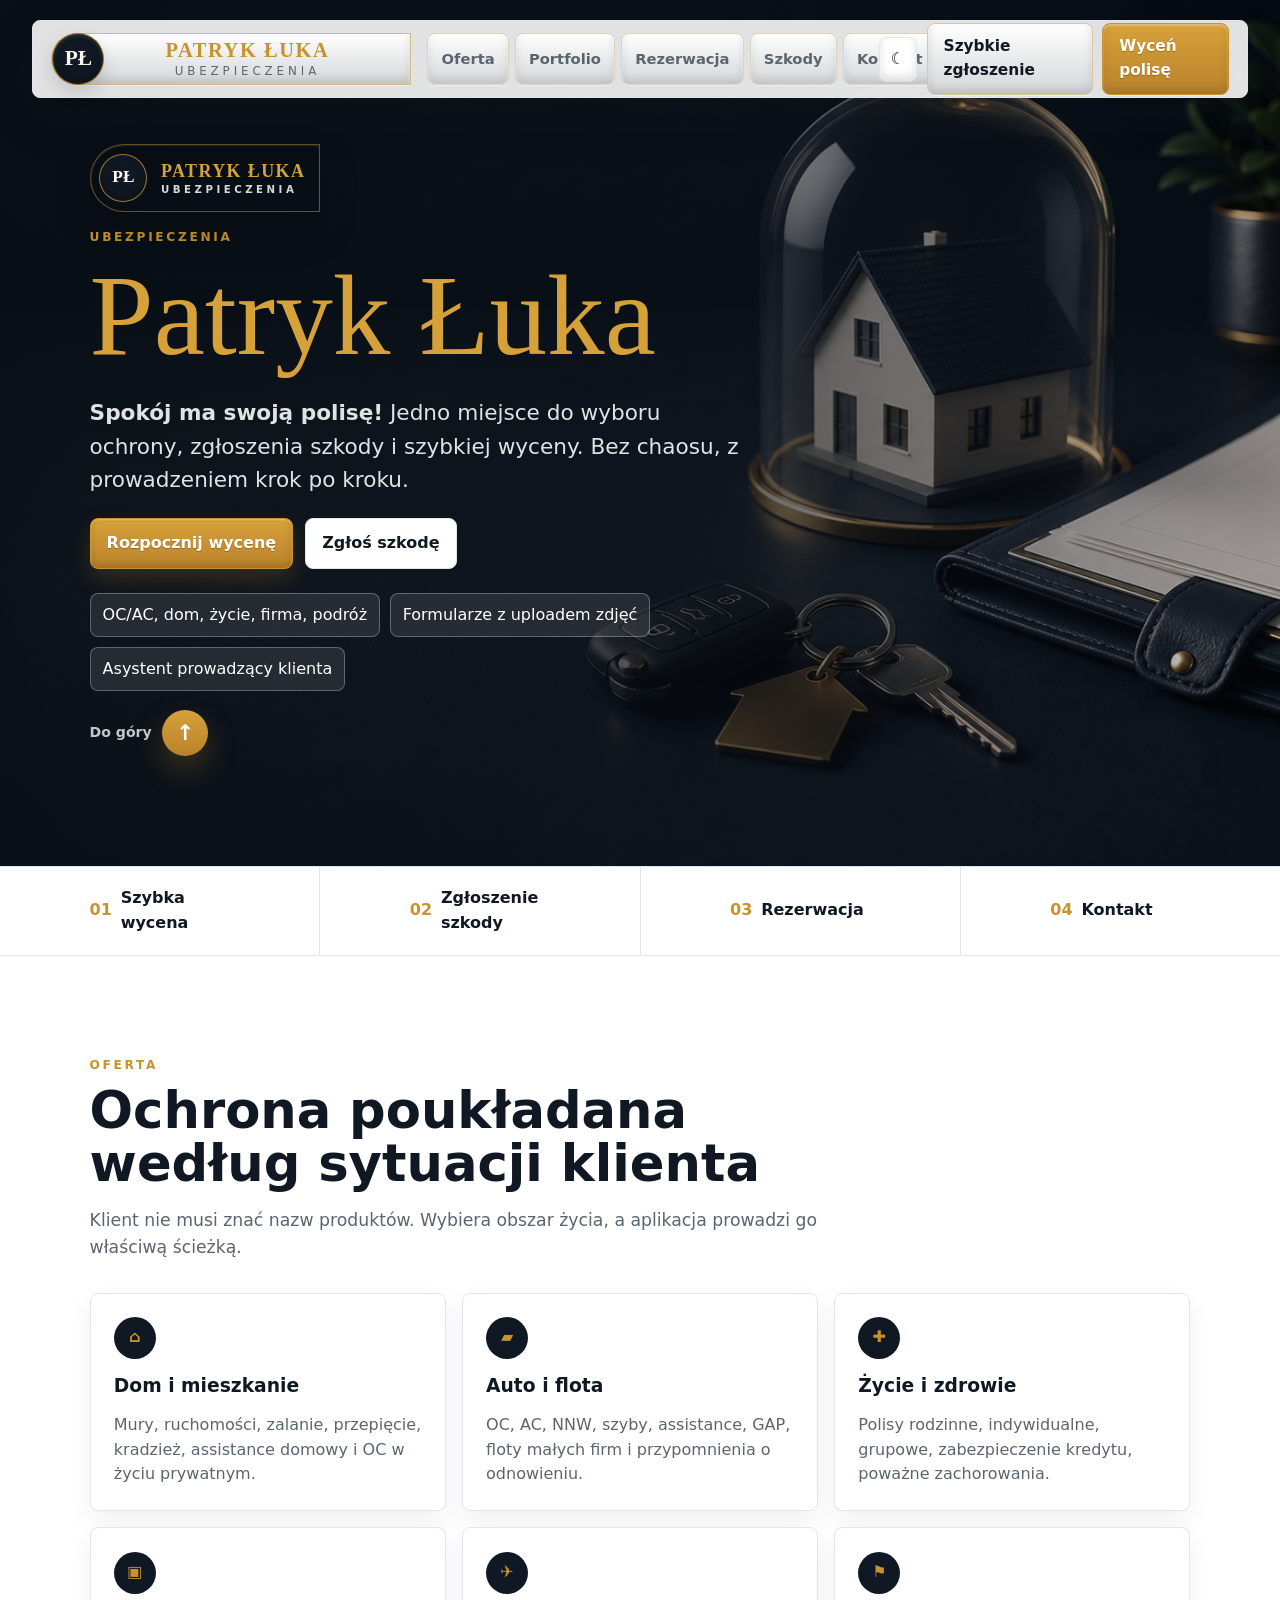
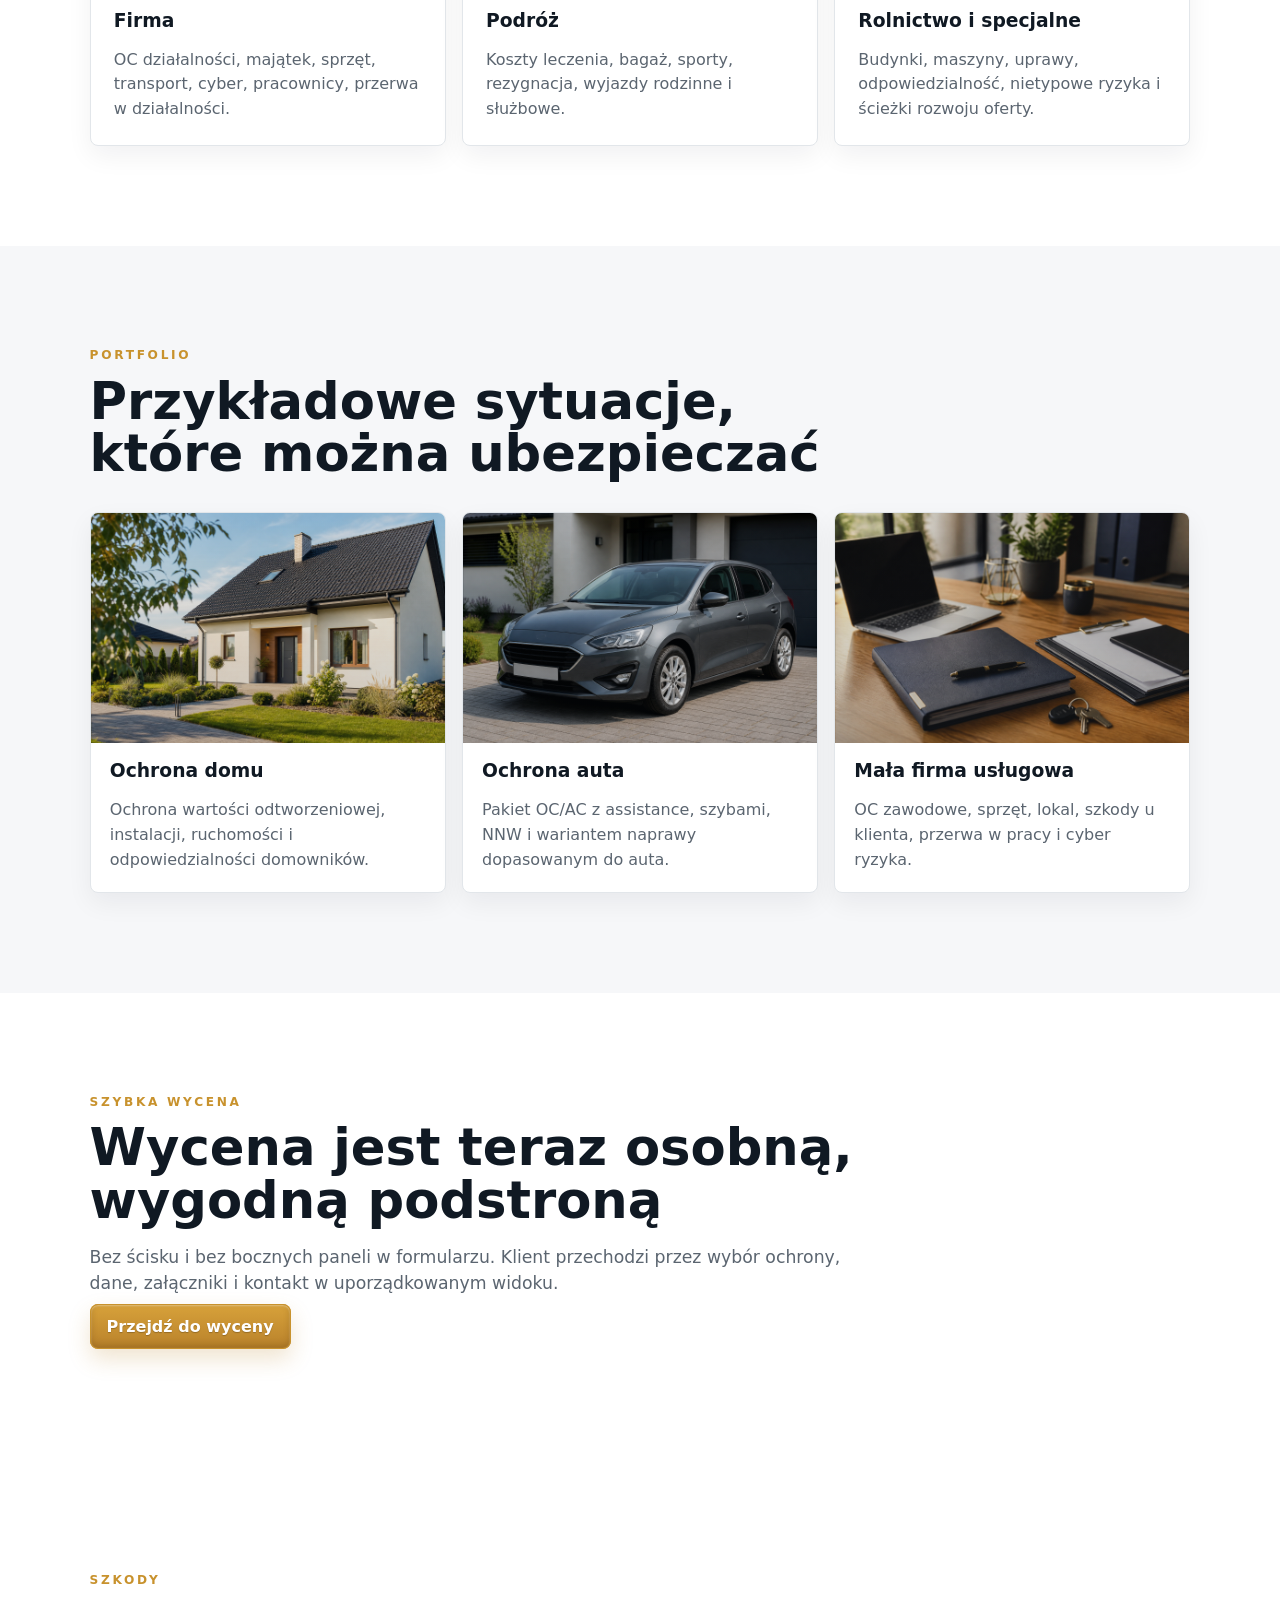
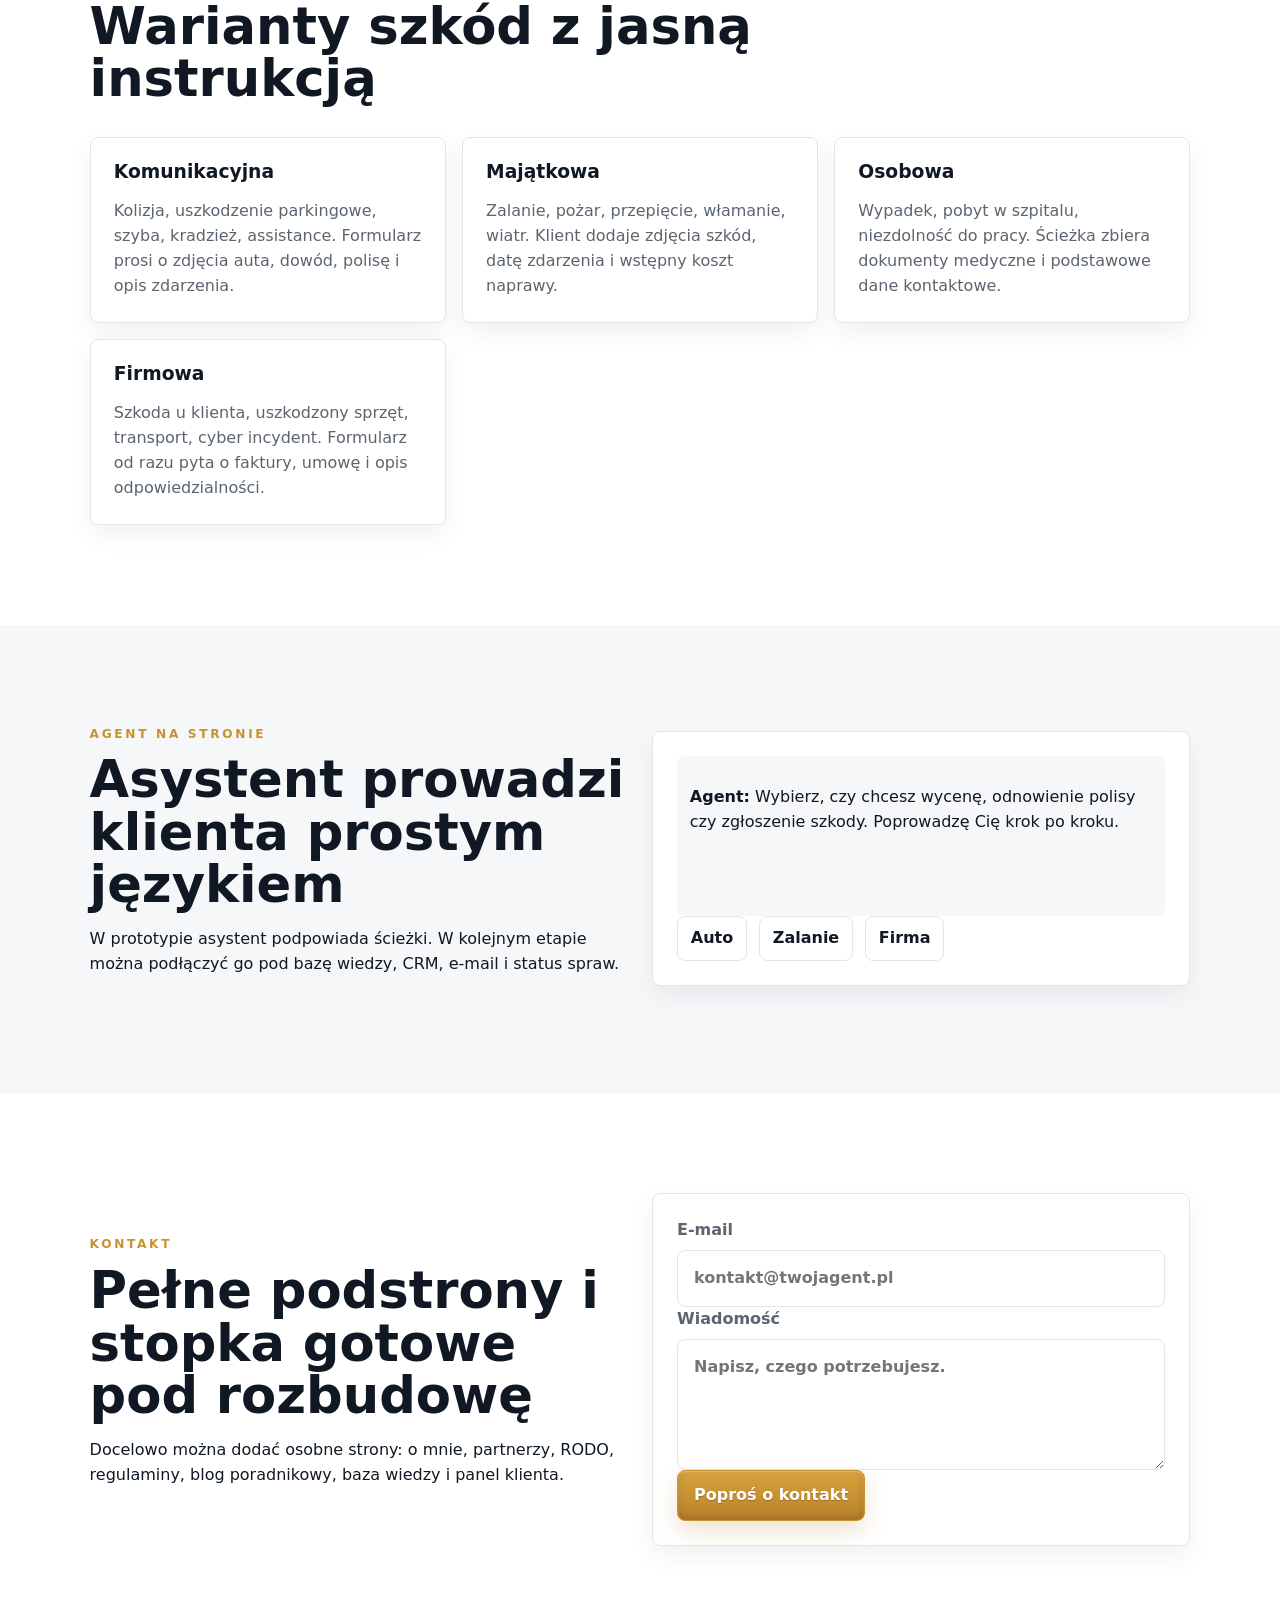
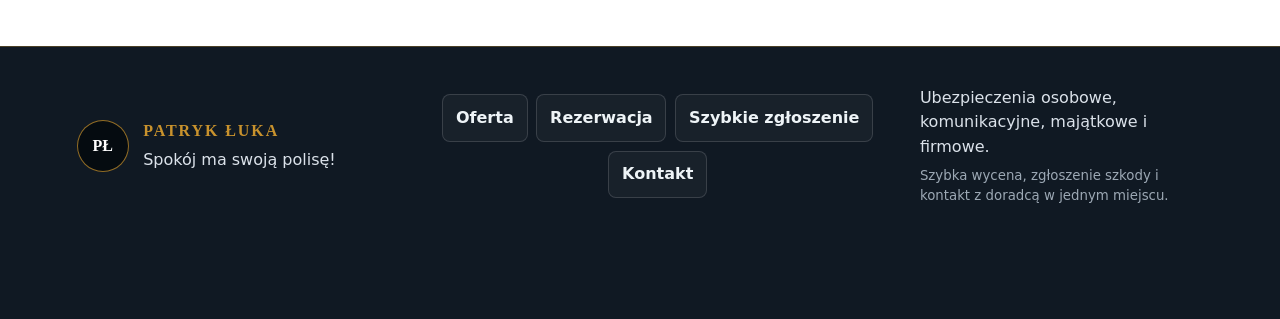
<file: index.html>
<!doctype html>
<html lang="pl">
  <head>
    <meta charset="utf-8">
    <meta name="viewport" content="width=device-width, initial-scale=1">
    <meta name="theme-color" content="#101923">
    <title>Patryk Łuka - Ubezpieczenia</title>
    <meta name="description" content="Mobilna strona-aplikacja doradcy ubezpieczeniowego z szybką wyceną, formularzem szkody i asystentem.">
    <link rel="preload" href="assets/hero-patryk-luka.png" as="image">
    <link rel="stylesheet" href="styles.css">
  </head>
  <body>
    <a class="skip-link" href="#main">Przejdź do treści</a>

    <header class="topbar" aria-label="Główna nawigacja">
      <a class="brand" href="#start" aria-label="Strona główna Patryk Łuka Ubezpieczenia">
        <span class="brand-mark" aria-hidden="true">PŁ</span>
        <span>
          <strong>PATRYK ŁUKA</strong>
          <small>UBEZPIECZENIA</small>
        </span>
      </a>
      <nav class="desktop-nav" aria-label="Menu główne">
        <a href="oferta.html">Oferta</a>
        <a href="portfolio.html">Portfolio</a>
        <a href="rezerwacja.html">Rezerwacja</a>
        <a href="szkody.html">Szkody</a>
        <a href="kontakt.html">Kontakt</a>
      </nav>
      <div class="top-actions">
        <button class="icon-btn" type="button" data-theme-toggle aria-label="Przełącz tryb dzień noc" title="Tryb dzień/noc">☾</button>
        <a class="secondary-btn small framed-action" href="zgloszenie.html">Szybkie zgłoszenie</a>
        <a class="primary-btn small" href="wycena.html">Wyceń polisę</a>
      </div>
    </header>

    <main id="main">
      <section id="start" class="hero">
        <img class="hero-image" src="assets/hero-patryk-luka.png" alt="Neutralna kompozycja dokumentów, kluczy i ochrony ubezpieczeniowej">
        <div class="hero-overlay" aria-hidden="true"></div>
        <div class="hero-content">
          <div class="hero-brand-lockup" aria-label="Patryk Łuka Ubezpieczenia">
            <span class="hero-brand-mark" aria-hidden="true">PŁ</span>
            <span>
              <strong>PATRYK ŁUKA</strong>
              <small>UBEZPIECZENIA</small>
            </span>
          </div>
          <p class="eyebrow">Ubezpieczenia</p>
          <h1>Patryk Łuka</h1>
          <p class="lead"><strong>Spokój ma swoją polisę!</strong> Jedno miejsce do wyboru ochrony, zgłoszenia szkody i szybkiej wyceny. Bez chaosu, z prowadzeniem krok po kroku.</p>
          <div class="hero-actions">
            <a class="primary-btn" href="wycena.html">Rozpocznij wycenę</a>
            <a class="secondary-btn" href="#szkody">Zgłoś szkodę</a>
          </div>
          <ul class="trust-list" aria-label="Najważniejsze zalety">
            <li>OC/AC, dom, życie, firma, podróż</li>
            <li>Formularze z uploadem zdjęć</li>
            <li>Asystent prowadzący klienta</li>
          </ul>
          <a class="hero-scroll" href="#start" data-scroll-top aria-label="Przewiń do góry strony">
            <span>Do góry</span>
            <b aria-hidden="true">↑</b>
          </a>
        </div>
      </section>

      <section id="quick-actions" class="app-strip" aria-label="Najważniejsze ścieżki klienta">
        <a href="wycena.html"><span>01</span> Szybka wycena</a>
        <a href="zgloszenie.html"><span>02</span> Zgłoszenie szkody</a>
        <a href="rezerwacja.html"><span>03</span> Rezerwacja</a>
        <a href="kontakt.html"><span>04</span> Kontakt</a>
      </section>

      <section id="oferta" class="section">
        <div class="section-head">
          <p class="eyebrow">Oferta</p>
          <h2>Ochrona poukładana według sytuacji klienta</h2>
          <p>Klient nie musi znać nazw produktów. Wybiera obszar życia, a aplikacja prowadzi go właściwą ścieżką.</p>
        </div>
        <div class="offer-grid">
          <article class="offer-card">
            <span class="card-icon" aria-hidden="true">⌂</span>
            <h3>Dom i mieszkanie</h3>
            <p>Mury, ruchomości, zalanie, przepięcie, kradzież, assistance domowy i OC w życiu prywatnym.</p>
          </article>
          <article class="offer-card">
            <span class="card-icon" aria-hidden="true">▰</span>
            <h3>Auto i flota</h3>
            <p>OC, AC, NNW, szyby, assistance, GAP, floty małych firm i przypomnienia o odnowieniu.</p>
          </article>
          <article class="offer-card">
            <span class="card-icon" aria-hidden="true">✚</span>
            <h3>Życie i zdrowie</h3>
            <p>Polisy rodzinne, indywidualne, grupowe, zabezpieczenie kredytu, poważne zachorowania.</p>
          </article>
          <article class="offer-card">
            <span class="card-icon" aria-hidden="true">▣</span>
            <h3>Firma</h3>
            <p>OC działalności, majątek, sprzęt, transport, cyber, pracownicy, przerwa w działalności.</p>
          </article>
          <article class="offer-card">
            <span class="card-icon" aria-hidden="true">✈</span>
            <h3>Podróż</h3>
            <p>Koszty leczenia, bagaż, sporty, rezygnacja, wyjazdy rodzinne i służbowe.</p>
          </article>
          <article class="offer-card">
            <span class="card-icon" aria-hidden="true">⚑</span>
            <h3>Rolnictwo i specjalne</h3>
            <p>Budynki, maszyny, uprawy, odpowiedzialność, nietypowe ryzyka i ścieżki rozwoju oferty.</p>
          </article>
        </div>
      </section>

      <section id="portfolio" class="section muted">
        <div class="section-head">
          <p class="eyebrow">Portfolio</p>
          <h2>Przykładowe sytuacje, które można ubezpieczać</h2>
        </div>
        <div class="portfolio-grid">
          <article><div class="photo photo-home" role="img" aria-label="Neutralna wizualizacja ochrony domu"></div><h3>Ochrona domu</h3><p>Ochrona wartości odtworzeniowej, instalacji, ruchomości i odpowiedzialności domowników.</p></article>
          <article><div class="photo photo-car" role="img" aria-label="Neutralna wizualizacja ochrony auta"></div><h3>Ochrona auta</h3><p>Pakiet OC/AC z assistance, szybami, NNW i wariantem naprawy dopasowanym do auta.</p></article>
          <article><div class="photo photo-business"></div><h3>Mała firma usługowa</h3><p>OC zawodowe, sprzęt, lokal, szkody u klienta, przerwa w pracy i cyber ryzyka.</p></article>
        </div>
      </section>

      <section id="wycena" class="section quote-teaser">
        <div class="section-head">
          <p class="eyebrow">Szybka wycena</p>
          <h2>Wycena jest teraz osobną, wygodną podstroną</h2>
          <p>Bez ścisku i bez bocznych paneli w formularzu. Klient przechodzi przez wybór ochrony, dane, załączniki i kontakt w uporządkowanym widoku.</p>
          <a class="primary-btn" href="wycena.html">Przejdź do wyceny</a>
        </div>
      </section>

      <section id="szkody" class="section">
        <div class="section-head">
          <p class="eyebrow">Szkody</p>
          <h2>Warianty szkód z jasną instrukcją</h2>
        </div>
        <div class="damage-grid">
          <article><h3>Komunikacyjna</h3><p>Kolizja, uszkodzenie parkingowe, szyba, kradzież, assistance. Formularz prosi o zdjęcia auta, dowód, polisę i opis zdarzenia.</p></article>
          <article><h3>Majątkowa</h3><p>Zalanie, pożar, przepięcie, włamanie, wiatr. Klient dodaje zdjęcia szkód, datę zdarzenia i wstępny koszt naprawy.</p></article>
          <article><h3>Osobowa</h3><p>Wypadek, pobyt w szpitalu, niezdolność do pracy. Ścieżka zbiera dokumenty medyczne i podstawowe dane kontaktowe.</p></article>
          <article><h3>Firmowa</h3><p>Szkoda u klienta, uszkodzony sprzęt, transport, cyber incydent. Formularz od razu pyta o faktury, umowę i opis odpowiedzialności.</p></article>
        </div>
      </section>

      <section id="agent" class="section muted">
        <div class="agent-panel">
          <div>
            <p class="eyebrow">Agent na stronie</p>
            <h2>Asystent prowadzi klienta prostym językiem</h2>
            <p>W prototypie asystent podpowiada ścieżki. W kolejnym etapie można podłączyć go pod bazę wiedzy, CRM, e-mail i status spraw.</p>
          </div>
          <div class="chat-box" aria-label="Asystent ubezpieczeniowy">
            <div class="chat-log" data-chat-log>
              <p><strong>Agent:</strong> Wybierz, czy chcesz wycenę, odnowienie polisy czy zgłoszenie szkody. Poprowadzę Cię krok po kroku.</p>
            </div>
            <div class="quick-prompts">
              <button type="button" data-chat="Chcę ubezpieczyć auto">Auto</button>
              <button type="button" data-chat="Mam zalanie w mieszkaniu">Zalanie</button>
              <button type="button" data-chat="Potrzebuję polisy dla firmy">Firma</button>
            </div>
          </div>
        </div>
      </section>

      <section id="kontakt" class="section contact-section">
        <div>
          <p class="eyebrow">Kontakt</p>
          <h2>Pełne podstrony i stopka gotowe pod rozbudowę</h2>
          <p>Docelowo można dodać osobne strony: o mnie, partnerzy, RODO, regulaminy, blog poradnikowy, baza wiedzy i panel klienta.</p>
        </div>
        <form class="contact-card">
          <label>E-mail <input type="email" placeholder="kontakt@twojagent.pl"></label>
          <label>Wiadomość <textarea rows="4" placeholder="Napisz, czego potrzebujesz."></textarea></label>
          <button class="primary-btn" type="button">Poproś o kontakt</button>
        </form>
      </section>
    </main>

    <nav class="bottom-nav" aria-label="Menu mobilne">
      <a href="index.html">Start</a>
      <a href="oferta.html">Oferta</a>
      <a href="rezerwacja.html">Rezerwacja</a>
      <a href="kontakt.html">Kontakt</a>
    </nav>

    <footer class="footer">
      <div class="footer-brand">
        <span class="footer-mark" aria-hidden="true">PŁ</span>
        <div>
          <strong>PATRYK ŁUKA</strong>
          <p>Spokój ma swoją polisę!</p>
        </div>
      </div>
      <nav class="footer-links" aria-label="Linki w stopce">
        <a href="oferta.html">Oferta</a>
        <a href="rezerwacja.html">Rezerwacja</a>
        <a href="zgloszenie.html">Szybkie zgłoszenie</a>
        <a href="kontakt.html">Kontakt</a>
      </nav>
      <div class="footer-note">
        <span>Ubezpieczenia osobowe, komunikacyjne, majątkowe i firmowe.</span>
        <small>Szybka wycena, zgłoszenie szkody i kontakt z doradcą w jednym miejscu.</small>
      </div>
    </footer>

    <script src="app.js"></script>
  </body>
</html>
</file>
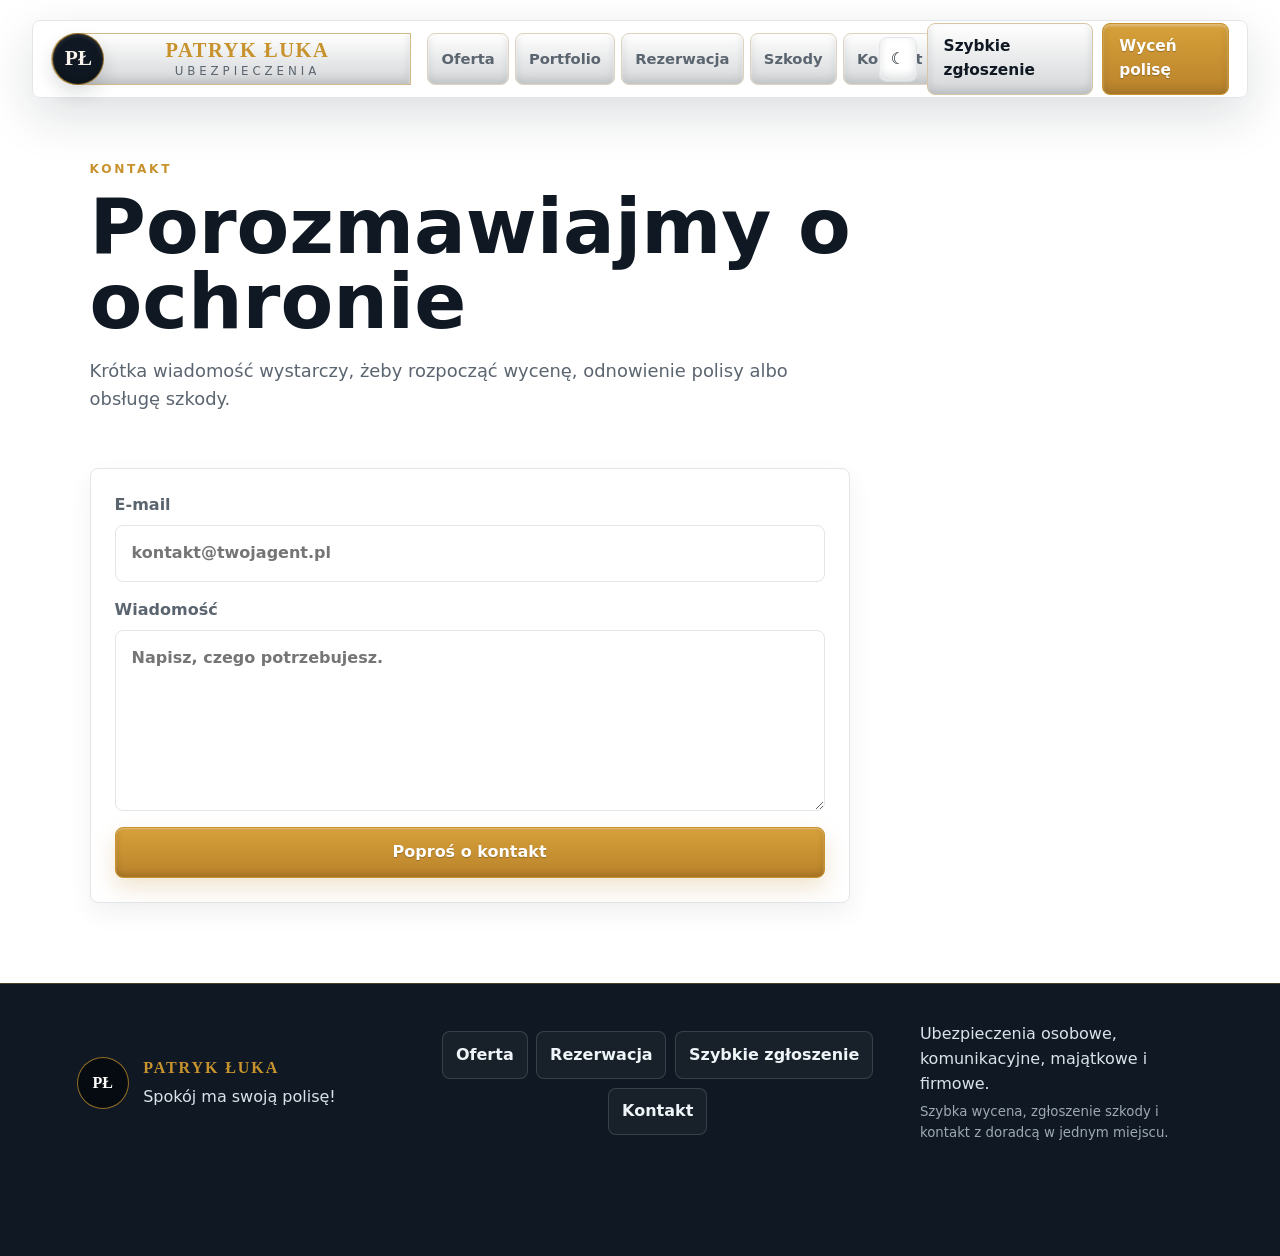
<file: kontakt.html>
<!doctype html>
<html lang="pl">
  <head><meta charset="utf-8"><meta name="viewport" content="width=device-width, initial-scale=1"><title>Kontakt - Patryk Łuka</title><link rel="stylesheet" href="styles.css"></head>
  <body class="subpage">
    <header class="topbar" aria-label="Główna nawigacja">
      <a class="brand" href="index.html"><span class="brand-mark" aria-hidden="true">PŁ</span><span><strong>PATRYK ŁUKA</strong><small>UBEZPIECZENIA</small></span></a>
      <nav class="desktop-nav" aria-label="Menu główne"><a href="oferta.html">Oferta</a><a href="portfolio.html">Portfolio</a><a href="rezerwacja.html">Rezerwacja</a><a href="szkody.html">Szkody</a><a href="kontakt.html">Kontakt</a></nav>
      <div class="top-actions"><button class="icon-btn" type="button" data-theme-toggle aria-label="Przełącz tryb dzień noc">☾</button><a class="secondary-btn small framed-action" href="zgloszenie.html">Szybkie zgłoszenie</a><a class="primary-btn small" href="wycena.html">Wyceń polisę</a></div>
    </header>
    <main class="report-main">
      <section class="report-hero"><p class="eyebrow">Kontakt</p><h1>Porozmawiajmy o ochronie</h1><p>Krótka wiadomość wystarczy, żeby rozpocząć wycenę, odnowienie polisy albo obsługę szkody.</p></section>
      <form class="contact-card contact-page-card"><label>E-mail <input type="email" placeholder="kontakt@twojagent.pl"></label><label>Wiadomość <textarea rows="6" placeholder="Napisz, czego potrzebujesz."></textarea></label><button class="primary-btn" type="button">Poproś o kontakt</button></form>
    </main>
    <script src="app.js"></script>
  </body>
</html>
</file>
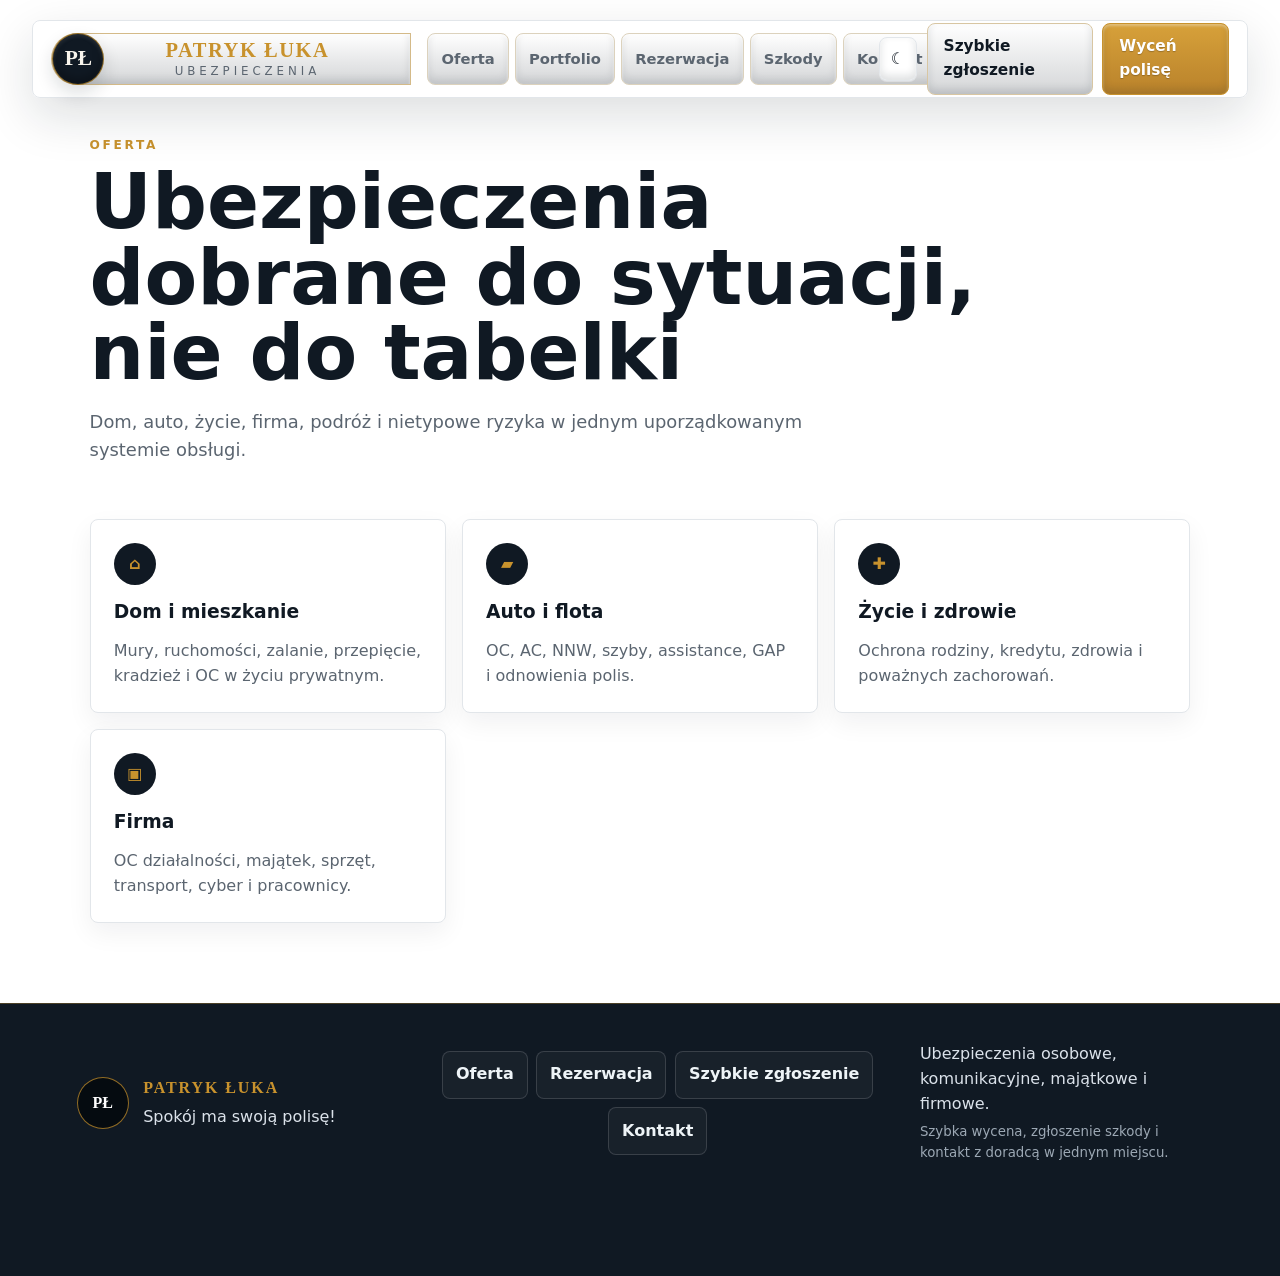
<file: oferta.html>
<!doctype html>
<html lang="pl">
  <head><meta charset="utf-8"><meta name="viewport" content="width=device-width, initial-scale=1"><title>Oferta - Patryk Łuka</title><link rel="stylesheet" href="styles.css"></head>
  <body class="subpage">
    <header class="topbar" aria-label="Główna nawigacja">
      <a class="brand" href="index.html"><span class="brand-mark" aria-hidden="true">PŁ</span><span><strong>PATRYK ŁUKA</strong><small>UBEZPIECZENIA</small></span></a>
      <nav class="desktop-nav" aria-label="Menu główne"><a href="oferta.html">Oferta</a><a href="portfolio.html">Portfolio</a><a href="rezerwacja.html">Rezerwacja</a><a href="szkody.html">Szkody</a><a href="kontakt.html">Kontakt</a></nav>
      <div class="top-actions"><button class="icon-btn" type="button" data-theme-toggle aria-label="Przełącz tryb dzień noc">☾</button><a class="secondary-btn small framed-action" href="zgloszenie.html">Szybkie zgłoszenie</a><a class="primary-btn small" href="wycena.html">Wyceń polisę</a></div>
    </header>
    <main class="report-main">
      <section class="report-hero"><p class="eyebrow">Oferta</p><h1>Ubezpieczenia dobrane do sytuacji, nie do tabelki</h1><p>Dom, auto, życie, firma, podróż i nietypowe ryzyka w jednym uporządkowanym systemie obsługi.</p></section>
      <section class="offer-grid section-flat">
        <article class="offer-card"><span class="card-icon">⌂</span><h3>Dom i mieszkanie</h3><p>Mury, ruchomości, zalanie, przepięcie, kradzież i OC w życiu prywatnym.</p></article>
        <article class="offer-card"><span class="card-icon">▰</span><h3>Auto i flota</h3><p>OC, AC, NNW, szyby, assistance, GAP i odnowienia polis.</p></article>
        <article class="offer-card"><span class="card-icon">✚</span><h3>Życie i zdrowie</h3><p>Ochrona rodziny, kredytu, zdrowia i poważnych zachorowań.</p></article>
        <article class="offer-card"><span class="card-icon">▣</span><h3>Firma</h3><p>OC działalności, majątek, sprzęt, transport, cyber i pracownicy.</p></article>
      </section>
    </main>
    <script src="app.js"></script>
  </body>
</html>
</file>
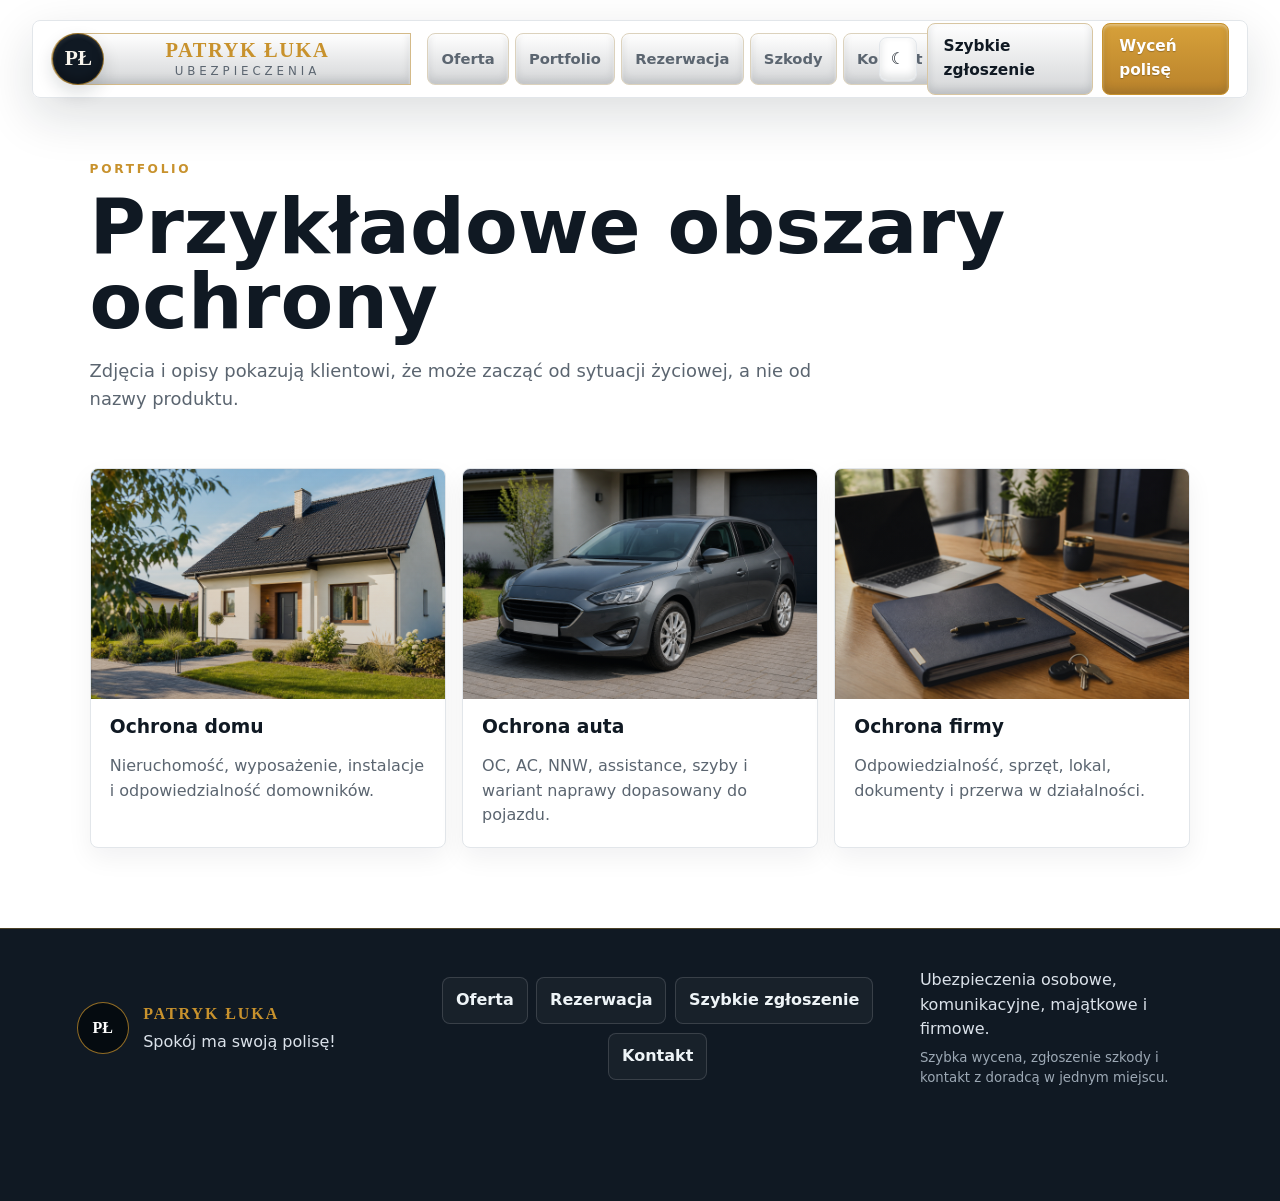
<file: portfolio.html>
<!doctype html>
<html lang="pl">
  <head><meta charset="utf-8"><meta name="viewport" content="width=device-width, initial-scale=1"><title>Portfolio - Patryk Łuka</title><link rel="stylesheet" href="styles.css"></head>
  <body class="subpage">
    <header class="topbar" aria-label="Główna nawigacja">
      <a class="brand" href="index.html"><span class="brand-mark" aria-hidden="true">PŁ</span><span><strong>PATRYK ŁUKA</strong><small>UBEZPIECZENIA</small></span></a>
      <nav class="desktop-nav" aria-label="Menu główne"><a href="oferta.html">Oferta</a><a href="portfolio.html">Portfolio</a><a href="rezerwacja.html">Rezerwacja</a><a href="szkody.html">Szkody</a><a href="kontakt.html">Kontakt</a></nav>
      <div class="top-actions"><button class="icon-btn" type="button" data-theme-toggle aria-label="Przełącz tryb dzień noc">☾</button><a class="secondary-btn small framed-action" href="zgloszenie.html">Szybkie zgłoszenie</a><a class="primary-btn small" href="wycena.html">Wyceń polisę</a></div>
    </header>
    <main class="report-main">
      <section class="report-hero"><p class="eyebrow">Portfolio</p><h1>Przykładowe obszary ochrony</h1><p>Zdjęcia i opisy pokazują klientowi, że może zacząć od sytuacji życiowej, a nie od nazwy produktu.</p></section>
      <section class="portfolio-grid section-flat">
        <article><div class="photo photo-home"></div><h3>Ochrona domu</h3><p>Nieruchomość, wyposażenie, instalacje i odpowiedzialność domowników.</p></article>
        <article><div class="photo photo-car"></div><h3>Ochrona auta</h3><p>OC, AC, NNW, assistance, szyby i wariant naprawy dopasowany do pojazdu.</p></article>
        <article><div class="photo photo-business"></div><h3>Ochrona firmy</h3><p>Odpowiedzialność, sprzęt, lokal, dokumenty i przerwa w działalności.</p></article>
      </section>
    </main>
    <script src="app.js"></script>
  </body>
</html>
</file>
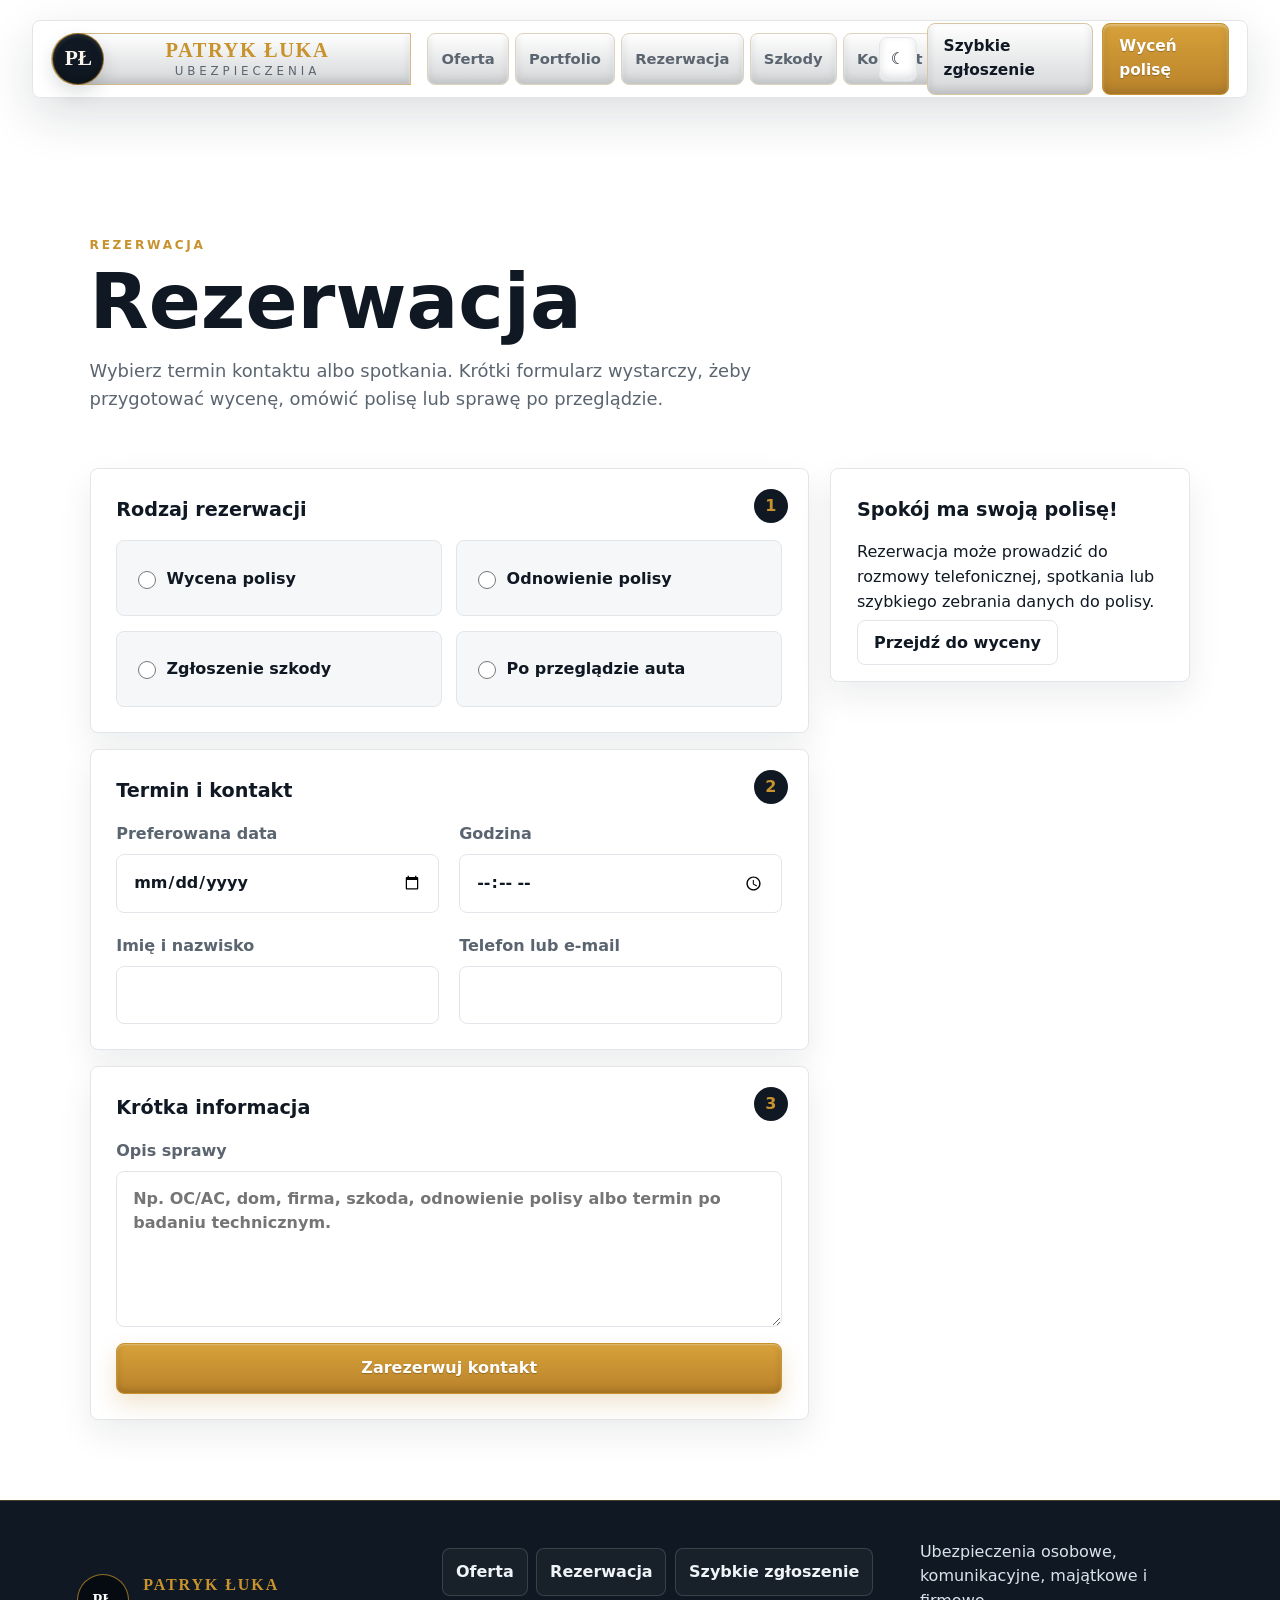
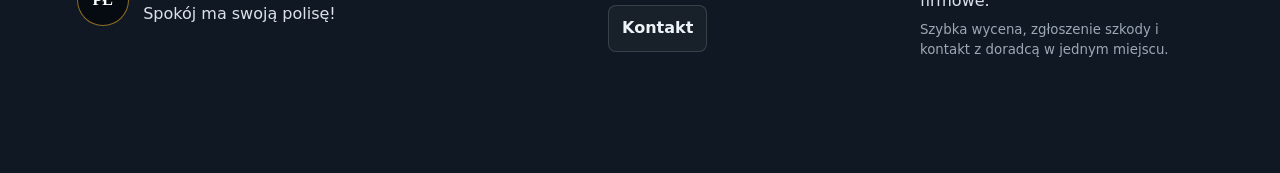
<file: rezerwacja.html>
<!doctype html>
<html lang="pl">
  <head>
    <meta charset="utf-8">
    <meta name="viewport" content="width=device-width, initial-scale=1">
    <meta name="theme-color" content="#101923">
    <title>Rezerwacja - Patryk Łuka Ubezpieczenia</title>
    <meta name="description" content="Rezerwacja kontaktu, konsultacji lub terminu sprawy ubezpieczeniowej.">
    <link rel="stylesheet" href="styles.css">
  </head>
  <body class="subpage">
    <a class="skip-link" href="#main">Przejdź do formularza</a>
    <header class="topbar" aria-label="Główna nawigacja">
      <a class="brand" href="index.html"><span class="brand-mark" aria-hidden="true">PŁ</span><span><strong>PATRYK ŁUKA</strong><small>UBEZPIECZENIA</small></span></a>
      <nav class="desktop-nav" aria-label="Menu główne"><a href="oferta.html">Oferta</a><a href="portfolio.html">Portfolio</a><a href="rezerwacja.html">Rezerwacja</a><a href="szkody.html">Szkody</a><a href="kontakt.html">Kontakt</a></nav>
      <div class="top-actions"><button class="icon-btn" type="button" data-theme-toggle aria-label="Przełącz tryb dzień noc">☾</button><a class="secondary-btn small framed-action" href="zgloszenie.html">Szybkie zgłoszenie</a><a class="primary-btn small" href="wycena.html">Wyceń polisę</a></div>
    </header>
    <main id="main" class="report-main">
      <section class="report-hero">
        <p class="eyebrow">Rezerwacja</p>
        <h1>Rezerwacja</h1>
        <p>Wybierz termin kontaktu albo spotkania. Krótki formularz wystarczy, żeby przygotować wycenę, omówić polisę lub sprawę po przeglądzie.</p>
      </section>
      <section class="report-shell reservation-shell" aria-label="Formularz rezerwacji">
        <form class="report-form">
          <div class="report-card">
            <span class="step-pill">1</span>
            <h2>Rodzaj rezerwacji</h2>
            <div class="report-options">
              <label><input type="radio" name="reservation" value="wycena"> <span>Wycena polisy</span></label>
              <label><input type="radio" name="reservation" value="odnowienie"> <span>Odnowienie polisy</span></label>
              <label><input type="radio" name="reservation" value="szkoda"> <span>Zgłoszenie szkody</span></label>
              <label><input type="radio" name="reservation" value="przeglad"> <span>Po przeglądzie auta</span></label>
            </div>
          </div>
          <div class="report-card">
            <span class="step-pill">2</span>
            <h2>Termin i kontakt</h2>
            <div class="two-cols">
              <label>Preferowana data <input type="date" name="date"></label>
              <label>Godzina <input type="time" name="time"></label>
              <label>Imię i nazwisko <input name="name" autocomplete="name" required></label>
              <label>Telefon lub e-mail <input name="contact" autocomplete="email" required></label>
            </div>
          </div>
          <div class="report-card">
            <span class="step-pill">3</span>
            <h2>Krótka informacja</h2>
            <label>Opis sprawy
              <textarea rows="5" placeholder="Np. OC/AC, dom, firma, szkoda, odnowienie polisy albo termin po badaniu technicznym."></textarea>
            </label>
            <button class="primary-btn report-submit" type="button">Zarezerwuj kontakt</button>
          </div>
        </form>
        <aside class="report-aside">
          <h2>Spokój ma swoją polisę!</h2>
          <p>Rezerwacja może prowadzić do rozmowy telefonicznej, spotkania lub szybkiego zebrania danych do polisy.</p>
          <a class="secondary-btn" href="wycena.html">Przejdź do wyceny</a>
        </aside>
      </section>
    </main>
    <script src="app.js"></script>
  </body>
</html>
</file>
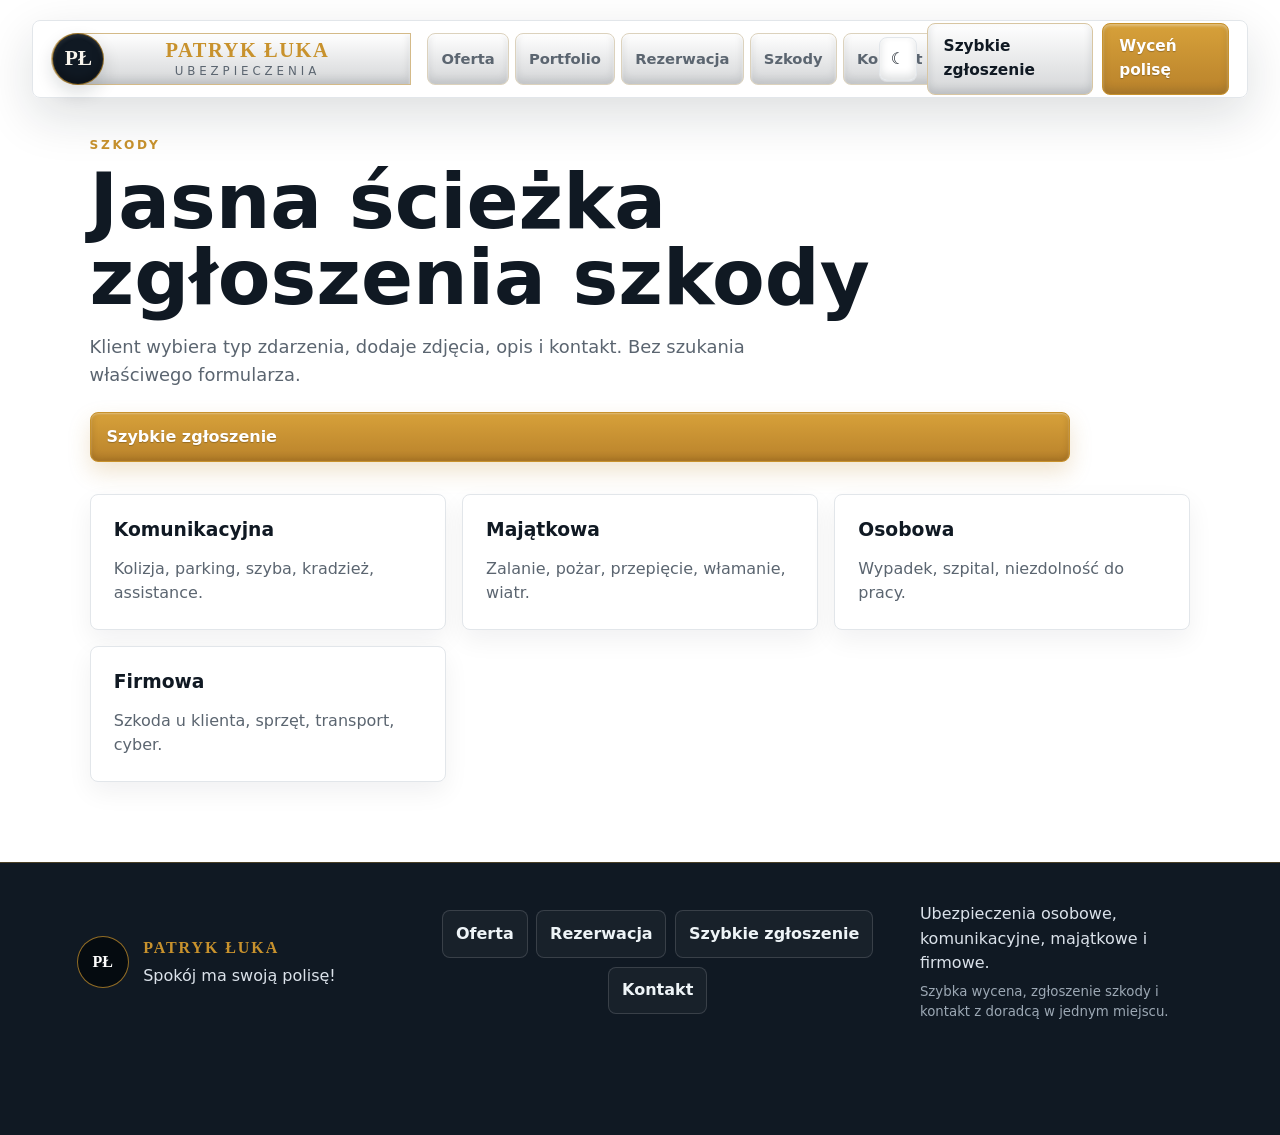
<file: szkody.html>
<!doctype html>
<html lang="pl">
  <head><meta charset="utf-8"><meta name="viewport" content="width=device-width, initial-scale=1"><title>Szkody - Patryk Łuka</title><link rel="stylesheet" href="styles.css"></head>
  <body class="subpage">
    <header class="topbar" aria-label="Główna nawigacja">
      <a class="brand" href="index.html"><span class="brand-mark" aria-hidden="true">PŁ</span><span><strong>PATRYK ŁUKA</strong><small>UBEZPIECZENIA</small></span></a>
      <nav class="desktop-nav" aria-label="Menu główne"><a href="oferta.html">Oferta</a><a href="portfolio.html">Portfolio</a><a href="rezerwacja.html">Rezerwacja</a><a href="szkody.html">Szkody</a><a href="kontakt.html">Kontakt</a></nav>
      <div class="top-actions"><button class="icon-btn" type="button" data-theme-toggle aria-label="Przełącz tryb dzień noc">☾</button><a class="secondary-btn small framed-action" href="zgloszenie.html">Szybkie zgłoszenie</a><a class="primary-btn small" href="wycena.html">Wyceń polisę</a></div>
    </header>
    <main class="report-main">
      <section class="report-hero"><p class="eyebrow">Szkody</p><h1>Jasna ścieżka zgłoszenia szkody</h1><p>Klient wybiera typ zdarzenia, dodaje zdjęcia, opis i kontakt. Bez szukania właściwego formularza.</p><a class="primary-btn" href="zgloszenie.html">Szybkie zgłoszenie</a></section>
      <section class="damage-grid section-flat">
        <article><h3>Komunikacyjna</h3><p>Kolizja, parking, szyba, kradzież, assistance.</p></article>
        <article><h3>Majątkowa</h3><p>Zalanie, pożar, przepięcie, włamanie, wiatr.</p></article>
        <article><h3>Osobowa</h3><p>Wypadek, szpital, niezdolność do pracy.</p></article>
        <article><h3>Firmowa</h3><p>Szkoda u klienta, sprzęt, transport, cyber.</p></article>
      </section>
    </main>
    <script src="app.js"></script>
  </body>
</html>
</file>
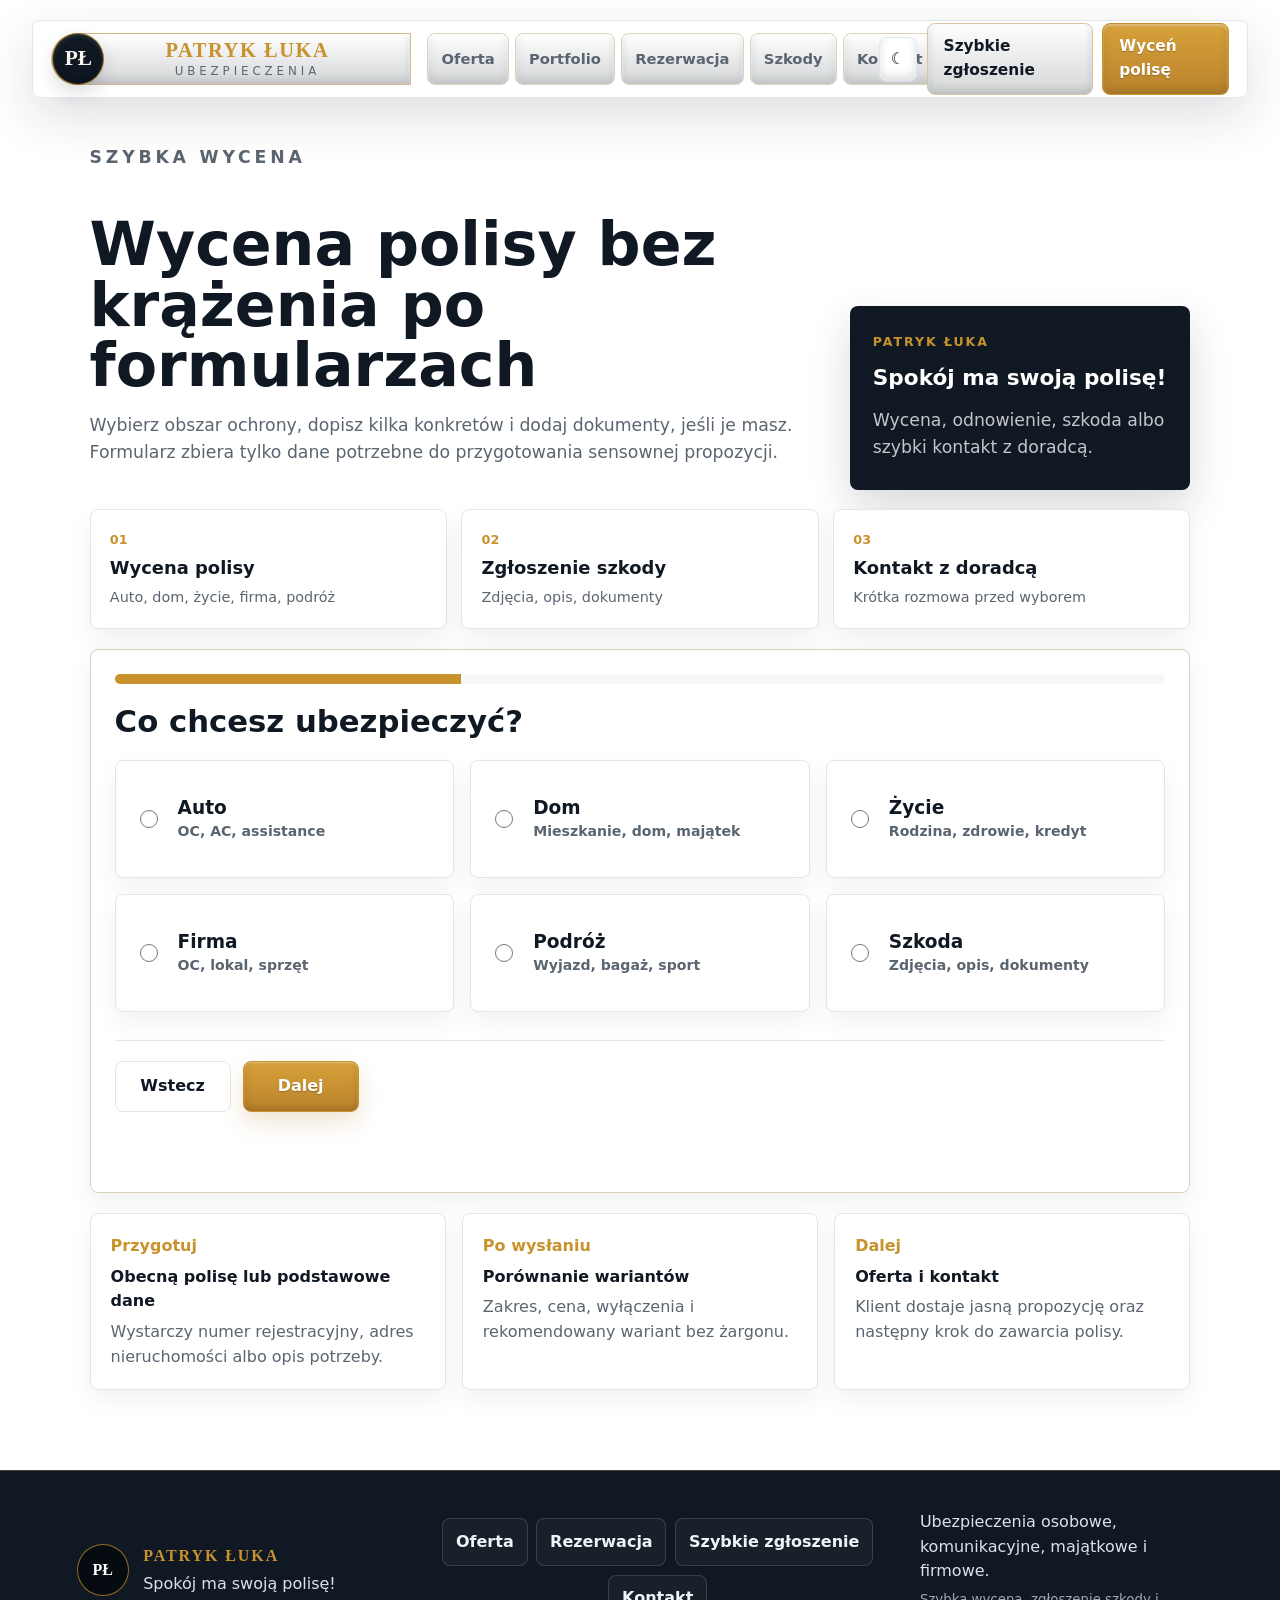
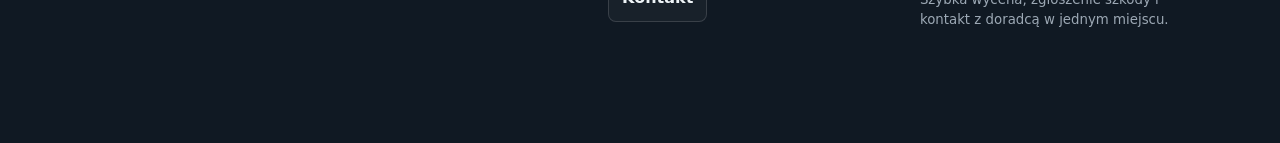
<file: wycena.html>
<!doctype html>
<html lang="pl">
  <head>
    <meta charset="utf-8">
    <meta name="viewport" content="width=device-width, initial-scale=1">
    <meta name="theme-color" content="#101923">
    <title>Szybka wycena - Patryk Łuka Ubezpieczenia</title>
    <meta name="description" content="Szybka wycena polisy ubezpieczeniowej krok po kroku.">
    <link rel="stylesheet" href="styles.css">
  </head>
  <body class="subpage">
    <a class="skip-link" href="#main">Przejdź do formularza</a>

    <header class="topbar" aria-label="Główna nawigacja">
      <a class="brand" href="index.html#start" aria-label="Strona główna Patryk Łuka Ubezpieczenia">
        <span class="brand-mark" aria-hidden="true">PŁ</span>
        <span>
          <strong>PATRYK ŁUKA</strong>
          <small>UBEZPIECZENIA</small>
        </span>
      </a>
      <nav class="desktop-nav" aria-label="Menu główne">
        <a href="oferta.html">Oferta</a>
        <a href="portfolio.html">Portfolio</a>
        <a href="rezerwacja.html">Rezerwacja</a>
        <a href="szkody.html">Szkody</a>
        <a href="kontakt.html">Kontakt</a>
      </nav>
      <div class="top-actions">
        <button class="icon-btn" type="button" data-theme-toggle aria-label="Przełącz tryb dzień noc" title="Tryb dzień/noc">☾</button>
        <a class="secondary-btn small framed-action" href="zgloszenie.html">Szybkie zgłoszenie</a>
        <a class="primary-btn small" href="wycena.html">Wyceń polisę</a>
      </div>
    </header>

    <main id="main" class="quote-main">
      <section class="quote-hero">
        <p class="eyebrow">Szybka wycena</p>
        <div class="quote-hero-grid">
          <div>
            <h1>Wycena polisy bez krążenia po formularzach</h1>
            <p>Wybierz obszar ochrony, dopisz kilka konkretów i dodaj dokumenty, jeśli je masz. Formularz zbiera tylko dane potrzebne do przygotowania sensownej propozycji.</p>
          </div>
          <aside class="quote-contact-card">
            <span>Patryk Łuka</span>
            <strong>Spokój ma swoją polisę!</strong>
            <p>Wycena, odnowienie, szkoda albo szybki kontakt z doradcą.</p>
          </aside>
        </div>
      </section>

      <section class="service-actions" aria-label="Najważniejsze akcje">
        <a href="#quote-form"><span>01</span><strong>Wycena polisy</strong><small>Auto, dom, życie, firma, podróż</small></a>
        <a href="zgloszenie.html"><span>02</span><strong>Zgłoszenie szkody</strong><small>Zdjęcia, opis, dokumenty</small></a>
        <a href="kontakt.html"><span>03</span><strong>Kontakt z doradcą</strong><small>Krótka rozmowa przed wyborem</small></a>
      </section>

      <section class="quote-page-shell">
        <form id="quote-form" class="quote-form quote-form-wide" data-quote-form>
          <div class="progress" aria-label="Postęp formularza"><span data-progress-bar></span></div>
          <div class="step active" data-step="1">
            <h2>Co chcesz ubezpieczyć?</h2>
            <div class="choice-grid">
              <label><input type="radio" name="type" value="auto"> <span><strong>Auto</strong><small>OC, AC, assistance</small></span></label>
              <label><input type="radio" name="type" value="dom"> <span><strong>Dom</strong><small>Mieszkanie, dom, majątek</small></span></label>
              <label><input type="radio" name="type" value="zycie"> <span><strong>Życie</strong><small>Rodzina, zdrowie, kredyt</small></span></label>
              <label><input type="radio" name="type" value="firma"> <span><strong>Firma</strong><small>OC, lokal, sprzęt</small></span></label>
              <label><input type="radio" name="type" value="podroz"> <span><strong>Podróż</strong><small>Wyjazd, bagaż, sport</small></span></label>
              <label><input type="radio" name="type" value="szkoda"> <span><strong>Szkoda</strong><small>Zdjęcia, opis, dokumenty</small></span></label>
            </div>
          </div>
          <div class="step" data-step="2">
            <h2 data-dynamic-title>Dane do wyceny</h2>
            <div class="dynamic-fields" data-dynamic-fields></div>
          </div>
          <div class="step" data-step="3">
            <h2>Zdjęcia i opis</h2>
            <label class="file-box">
              <input type="file" name="photos" multiple accept="image/*,.pdf">
              <span>Dodaj zdjęcia, polisę lub dokument PDF</span>
            </label>
            <label>Opis sytuacji
              <textarea name="description" rows="5" placeholder="Napisz, co jest najważniejsze: termin, wartość, szkoda, oczekiwany kontakt."></textarea>
            </label>
            <div class="two-cols">
              <label>Imię i nazwisko <input name="name" autocomplete="name" required></label>
              <label>Telefon lub e-mail <input name="contact" autocomplete="email" required></label>
            </div>
            <label class="checkbox"><input type="checkbox" required> Zgadzam się na kontakt w sprawie wyceny.</label>
          </div>
          <div class="form-actions">
            <button class="secondary-btn" type="button" data-prev disabled>Wstecz</button>
            <button class="primary-btn" type="button" data-next>Dalej</button>
            <button class="primary-btn hidden" type="submit" data-submit>Wyślij</button>
          </div>
          <p class="form-status" role="status" data-form-status></p>
        </form>
      </section>

      <section class="quote-notes" aria-label="Co dzieje się po formularzu">
        <article><span>Przygotuj</span><strong>Obecną polisę lub podstawowe dane</strong><p>Wystarczy numer rejestracyjny, adres nieruchomości albo opis potrzeby.</p></article>
        <article><span>Po wysłaniu</span><strong>Porównanie wariantów</strong><p>Zakres, cena, wyłączenia i rekomendowany wariant bez żargonu.</p></article>
        <article><span>Dalej</span><strong>Oferta i kontakt</strong><p>Klient dostaje jasną propozycję oraz następny krok do zawarcia polisy.</p></article>
      </section>
    </main>

    <script src="app.js"></script>
  </body>
</html>
</file>
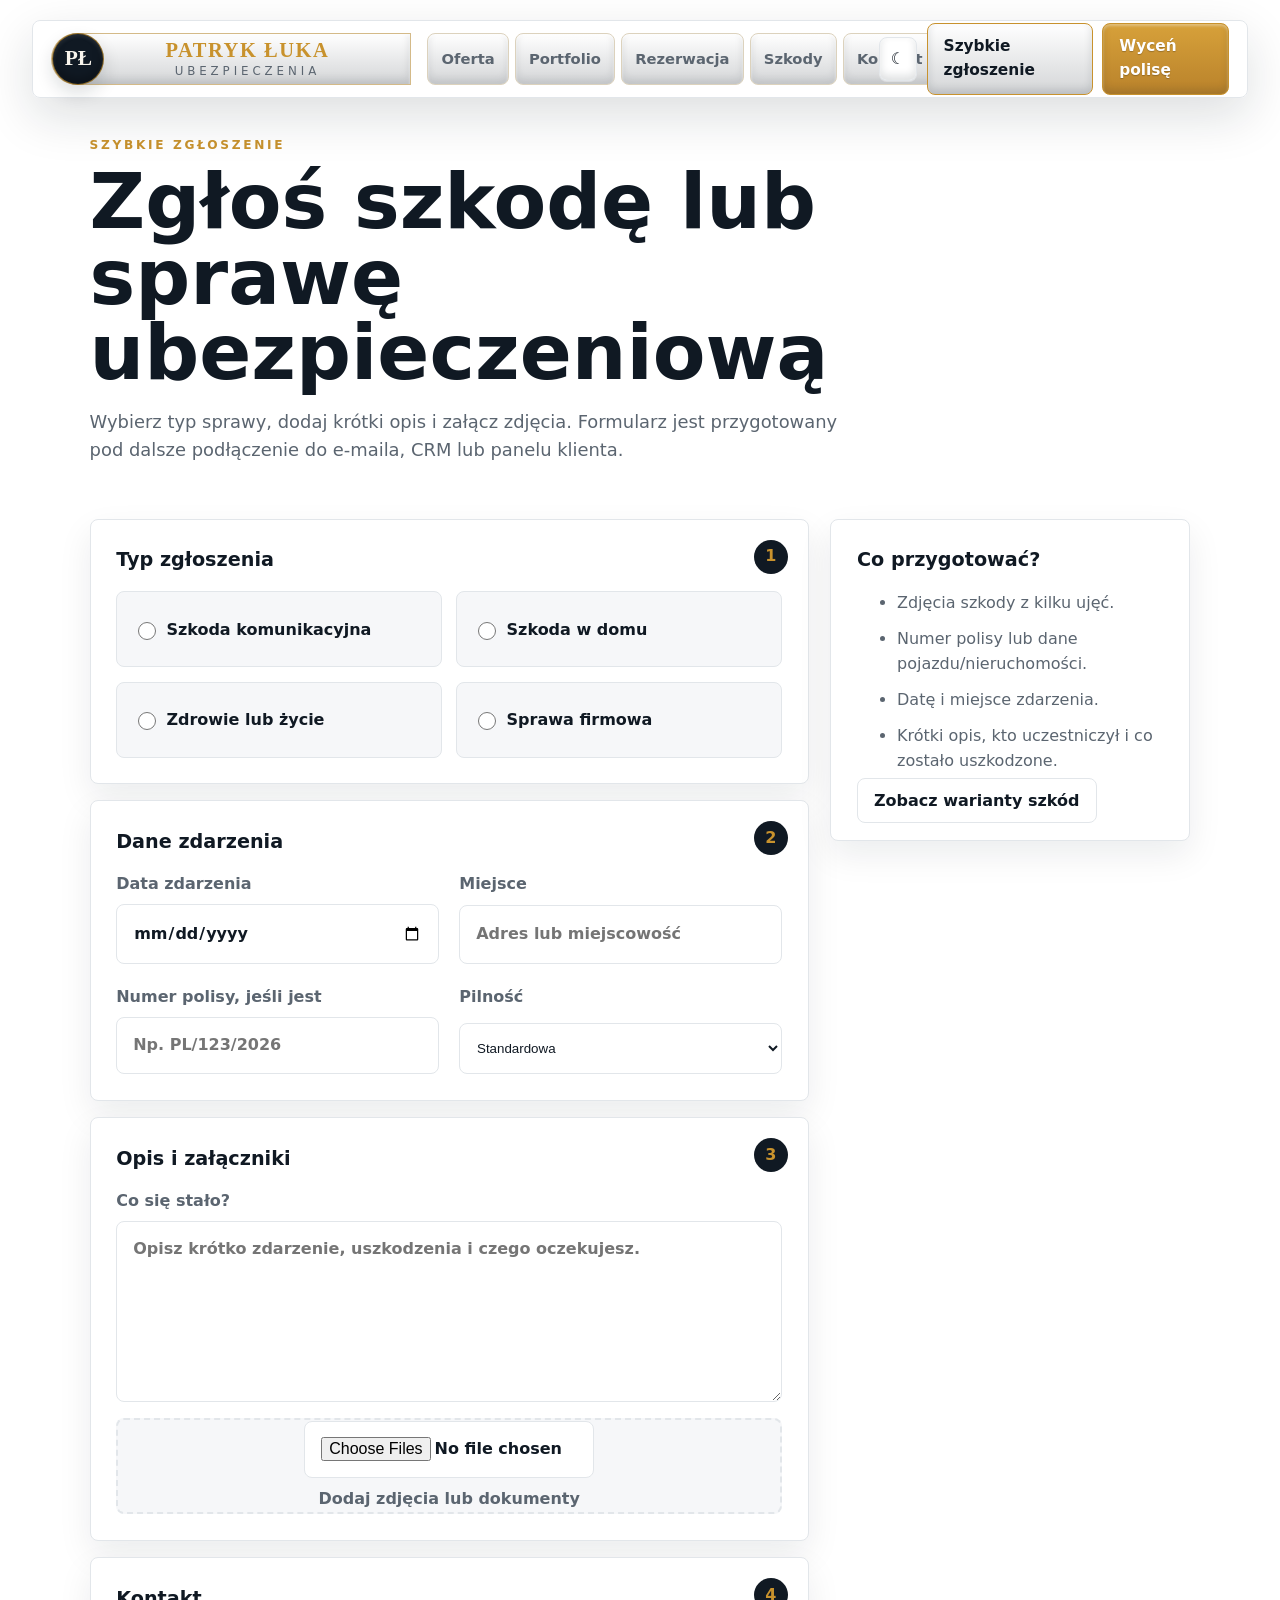
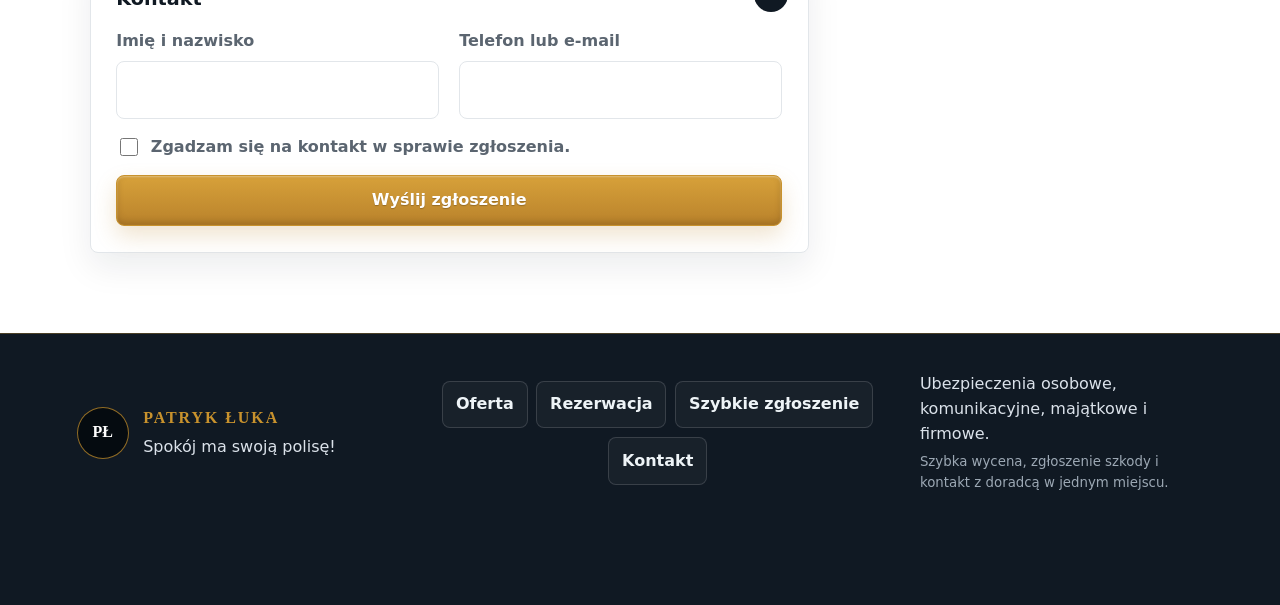
<file: zgloszenie.html>
<!doctype html>
<html lang="pl">
  <head>
    <meta charset="utf-8">
    <meta name="viewport" content="width=device-width, initial-scale=1">
    <meta name="theme-color" content="#101923">
    <title>Szybkie zgłoszenie - Patryk Łuka Ubezpieczenia</title>
    <meta name="description" content="Szybkie zgłoszenie szkody lub sprawy ubezpieczeniowej.">
    <link rel="stylesheet" href="styles.css">
  </head>
  <body class="subpage">
    <a class="skip-link" href="#main">Przejdź do formularza</a>

    <header class="topbar" aria-label="Główna nawigacja">
      <a class="brand" href="index.html#start" aria-label="Strona główna Patryk Łuka Ubezpieczenia">
        <span class="brand-mark" aria-hidden="true">PŁ</span>
        <span>
          <strong>PATRYK ŁUKA</strong>
          <small>UBEZPIECZENIA</small>
        </span>
      </a>
      <nav class="desktop-nav" aria-label="Menu główne">
        <a href="oferta.html">Oferta</a>
        <a href="portfolio.html">Portfolio</a>
        <a href="rezerwacja.html">Rezerwacja</a>
        <a href="szkody.html">Szkody</a>
        <a href="kontakt.html">Kontakt</a>
      </nav>
      <div class="top-actions">
        <button class="icon-btn" type="button" data-theme-toggle aria-label="Przełącz tryb dzień noc" title="Tryb dzień/noc">☾</button>
        <a class="secondary-btn small framed-action active-action" href="zgloszenie.html">Szybkie zgłoszenie</a>
        <a class="primary-btn small" href="wycena.html">Wyceń polisę</a>
      </div>
    </header>

    <main id="main" class="report-main">
      <section class="report-hero">
        <p class="eyebrow">Szybkie zgłoszenie</p>
        <h1>Zgłoś szkodę lub sprawę ubezpieczeniową</h1>
        <p>Wybierz typ sprawy, dodaj krótki opis i załącz zdjęcia. Formularz jest przygotowany pod dalsze podłączenie do e-maila, CRM lub panelu klienta.</p>
      </section>

      <section class="report-shell" aria-label="Formularz szybkiego zgłoszenia">
        <form class="report-form">
          <div class="report-card">
            <span class="step-pill">1</span>
            <h2>Typ zgłoszenia</h2>
            <div class="report-options">
              <label><input type="radio" name="case" value="auto"> <span>Szkoda komunikacyjna</span></label>
              <label><input type="radio" name="case" value="home"> <span>Szkoda w domu</span></label>
              <label><input type="radio" name="case" value="health"> <span>Zdrowie lub życie</span></label>
              <label><input type="radio" name="case" value="business"> <span>Sprawa firmowa</span></label>
            </div>
          </div>

          <div class="report-card">
            <span class="step-pill">2</span>
            <h2>Dane zdarzenia</h2>
            <div class="two-cols">
              <label>Data zdarzenia <input type="date" name="date"></label>
              <label>Miejsce <input name="place" placeholder="Adres lub miejscowość"></label>
              <label>Numer polisy, jeśli jest <input name="policy" placeholder="Np. PL/123/2026"></label>
              <label>Pilność <select name="priority"><option>Standardowa</option><option>Pilna</option><option>Potrzebna pomoc teraz</option></select></label>
            </div>
          </div>

          <div class="report-card">
            <span class="step-pill">3</span>
            <h2>Opis i załączniki</h2>
            <label>Co się stało?
              <textarea rows="6" placeholder="Opisz krótko zdarzenie, uszkodzenia i czego oczekujesz."></textarea>
            </label>
            <label class="file-box compact-file">
              <input type="file" multiple accept="image/*,.pdf">
              <span>Dodaj zdjęcia lub dokumenty</span>
            </label>
          </div>

          <div class="report-card">
            <span class="step-pill">4</span>
            <h2>Kontakt</h2>
            <div class="two-cols">
              <label>Imię i nazwisko <input autocomplete="name" required></label>
              <label>Telefon lub e-mail <input autocomplete="email" required></label>
            </div>
            <label class="checkbox"><input type="checkbox" required> Zgadzam się na kontakt w sprawie zgłoszenia.</label>
            <button class="primary-btn report-submit" type="button">Wyślij zgłoszenie</button>
          </div>
        </form>

        <aside class="report-aside">
          <h2>Co przygotować?</h2>
          <ul>
            <li>Zdjęcia szkody z kilku ujęć.</li>
            <li>Numer polisy lub dane pojazdu/nieruchomości.</li>
            <li>Datę i miejsce zdarzenia.</li>
            <li>Krótki opis, kto uczestniczył i co zostało uszkodzone.</li>
          </ul>
          <a class="secondary-btn" href="index.html#szkody">Zobacz warianty szkód</a>
        </aside>
      </section>
    </main>

    <script src="app.js"></script>
  </body>
</html>
</file>
<file: styles.css>
:root {
  color-scheme: light;
  --bg: #ffffff;
  --surface: #ffffff;
  --muted: #f6f7f9;
  --text: #101923;
  --soft-text: #5b6570;
  --brand: #101923;
  --brand-2: #c8922d;
  --accent: #f8f3e8;
  --border: #e2e6ea;
  --shadow: 0 18px 50px rgba(16, 25, 35, 0.14);
  --radius: 8px;
  --nav-h: 78px;
}

* { box-sizing: border-box; }
html { scroll-behavior: smooth; }
body {
  margin: 0;
  font-family: Inter, ui-sans-serif, system-ui, -apple-system, BlinkMacSystemFont, "Segoe UI", sans-serif;
  background: var(--bg);
  color: var(--text);
  line-height: 1.55;
}
html, body {
  max-width: 100%;
  overflow-x: hidden;
}
main, section, header, footer, form, article, aside, nav, div {
  min-width: 0;
}
body.dark {
  color-scheme: dark;
  --bg: #071312;
  --surface: #101923;
  --muted: #172331;
  --text: #f4fbf8;
  --soft-text: #c7ccd2;
  --brand: #d7a13a;
  --brand-2: #d7a13a;
  --accent: #202c3a;
  --border: #344252;
  --shadow: 0 18px 50px rgba(0, 0, 0, 0.38);
}
body.contrast {
  --bg: #000;
  --surface: #000;
  --muted: #111;
  --text: #fff;
  --soft-text: #fff;
  --brand: #00ffe0;
  --brand-2: #ffd400;
  --accent: #001f1c;
  --border: #fff;
}
body.large-text { font-size: 118%; }
body.reduce-motion *, body.reduce-motion *::before, body.reduce-motion *::after {
  animation: none !important;
  transition: none !important;
  scroll-behavior: auto !important;
}
a { color: inherit; text-decoration: none; }
button, input, textarea { font: inherit; min-width: 0; }
button { cursor: pointer; }
:focus-visible { outline: 3px solid var(--brand-2); outline-offset: 3px; }
.skip-link {
  position: fixed;
  left: 1rem;
  top: -100px;
  z-index: 1000;
  background: var(--brand-2);
  color: #111;
  padding: .7rem 1rem;
  border-radius: var(--radius);
}
.skip-link:focus { top: 1rem; }

.topbar {
  position: fixed;
  inset: 20px 32px auto;
  z-index: 50;
  height: var(--nav-h);
  display: flex;
  align-items: center;
  justify-content: space-between;
  gap: 1rem;
  padding: 0 1.15rem;
  background: color-mix(in srgb, var(--surface) 88%, transparent);
  border: 1px solid var(--border);
  border-radius: var(--radius);
  box-shadow: var(--shadow);
  backdrop-filter: blur(18px);
}
.brand {
  display: inline-flex;
  align-items: center;
  gap: 0;
  min-width: 360px;
  padding: 0;
  height: 52px;
  border: 1px solid color-mix(in srgb, var(--brand-2) 52%, var(--border));
  border-radius: 999px var(--radius) var(--radius) 999px;
  background: linear-gradient(180deg, color-mix(in srgb, var(--surface) 90%, #fff), color-mix(in srgb, var(--surface) 82%, var(--brand)));
  box-shadow:
    inset 0 2px 3px rgba(255,255,255,.62),
    inset 0 -4px 9px rgba(16,25,35,.12),
    0 1px 0 rgba(255,255,255,.44);
}
.brand-mark {
  display: grid;
  place-items: center;
  width: 52px;
  height: 52px;
  border-radius: 50%;
  background: var(--brand);
  color: #f8f4ec;
  font-size: 1.34rem;
  font-weight: 900;
  border: 1px solid color-mix(in srgb, var(--brand-2) 70%, transparent);
  font-family: Georgia, "Times New Roman", serif;
  box-shadow:
    inset 0 2px 4px rgba(255,255,255,.1),
    inset 0 -5px 10px rgba(0,0,0,.28),
    0 8px 18px rgba(16,25,35,.14);
}
.brand > span:last-child {
  display: grid;
  width: 286px;
  padding: 0 .95rem;
}
.brand strong, .brand small { display: block; line-height: 1.05; text-align: center; }
.brand strong {
  font-family: Georgia, "Times New Roman", serif;
  font-weight: 700;
  font-size: 1.28rem;
  letter-spacing: .075em;
  color: var(--brand-2);
  white-space: nowrap;
}
.brand small {
  color: var(--soft-text);
  font-size: .74rem;
  margin-top: .22rem;
  letter-spacing: .33em;
  white-space: nowrap;
}
.desktop-nav { display: flex; align-items: center; gap: .38rem; }
.desktop-nav a {
  min-height: 52px;
  display: grid;
  place-items: center;
  padding: .55rem .82rem;
  border: 1px solid color-mix(in srgb, var(--brand-2) 24%, var(--border));
  border-radius: var(--radius);
  background: linear-gradient(180deg, color-mix(in srgb, var(--surface) 90%, #fff), color-mix(in srgb, var(--surface) 82%, var(--brand)));
  box-shadow:
    inset 0 2px 3px rgba(255,255,255,.58),
    inset 0 -4px 8px rgba(16,25,35,.11),
    0 1px 0 rgba(255,255,255,.38);
  color: var(--soft-text);
  font-weight: 760;
  font-size: .92rem;
}
.desktop-nav a:hover {
  border-color: color-mix(in srgb, var(--brand-2) 45%, var(--border));
  background: var(--accent);
  color: var(--text);
}
.top-actions { display: flex; align-items: center; gap: .6rem; }
.icon-btn {
  width: 44px;
  height: 44px;
  border: 1px solid var(--border);
  background: var(--surface);
  color: var(--text);
  border-radius: var(--radius);
}
.top-actions .primary-btn,
.top-actions .framed-action,
.icon-btn {
  box-shadow:
    inset 0 2px 3px rgba(255,255,255,.36),
    inset 0 -4px 8px rgba(16,25,35,.14),
    0 1px 0 rgba(255,255,255,.36);
}

.primary-btn, .secondary-btn {
  min-height: 46px;
  border-radius: var(--radius);
  border: 1px solid transparent;
  padding: .75rem 1rem;
  font-weight: 800;
}
.primary-btn {
  background: linear-gradient(180deg, #d7a13a, #b9822b);
  color: #fff;
  border-color: #c8922d;
  text-shadow: 0 1px 1px rgba(0,0,0,.24);
  box-shadow:
    inset 0 1px 2px rgba(255,255,255,.36),
    inset 0 -3px 7px rgba(73,43,4,.22),
    0 10px 22px rgba(185,130,43,.22);
}
body.dark .primary-btn, body.contrast .primary-btn { color: #fff; }
.secondary-btn { background: var(--surface); color: var(--text); border-color: var(--border); }
.secondary-btn.active-action {
  border-color: var(--brand-2);
  color: var(--brand);
}
.small { min-height: 48px; padding: .68rem 1rem; font-size: .96rem; }
.framed-action {
  border-color: color-mix(in srgb, var(--brand-2) 38%, var(--border));
  background: linear-gradient(180deg, color-mix(in srgb, var(--surface) 92%, #fff), color-mix(in srgb, var(--surface) 82%, var(--brand)));
  font-weight: 850;
}

.hero {
  position: relative;
  min-height: 92vh;
  display: grid;
  align-items: end;
  overflow: hidden;
  padding: 9rem 7vw 5.75rem;
}
.hero-image, .hero-overlay { position: absolute; inset: 0; width: 100%; height: 100%; }
.hero-image { object-fit: cover; object-position: center center; }
.hero-overlay {
  background: linear-gradient(90deg, rgba(8, 14, 21, .92), rgba(8, 14, 21, .72) 47%, rgba(8, 14, 21, .22));
}
.hero-content {
  position: relative;
  max-width: 760px;
  color: #fff;
  padding-bottom: 2vh;
}
.hero-brand-lockup {
  display: inline-flex;
  align-items: center;
  gap: .85rem;
  margin-bottom: 1rem;
  padding: .55rem .85rem .55rem .55rem;
  border: 1px solid rgba(215,161,58,.46);
  border-radius: 999px 8px 8px 999px;
  background: rgba(8,14,21,.58);
  box-shadow:
    inset 0 1px 2px rgba(255,255,255,.12),
    0 18px 40px rgba(0,0,0,.18);
  backdrop-filter: blur(14px);
}
.hero-brand-mark {
  display: grid;
  place-items: center;
  width: 48px;
  height: 48px;
  border-radius: 50%;
  background: #101923;
  border: 1px solid rgba(215,161,58,.7);
  color: #fff;
  font-family: Georgia, "Times New Roman", serif;
  font-weight: 900;
  font-size: 1.08rem;
  box-shadow: inset 0 -5px 10px rgba(0,0,0,.32);
}
.hero-brand-lockup strong,
.hero-brand-lockup small {
  display: block;
  line-height: 1.02;
}
.hero-brand-lockup strong {
  color: #d7a13a;
  font-family: Georgia, "Times New Roman", serif;
  font-size: 1.12rem;
  letter-spacing: .08em;
}
.hero-brand-lockup small {
  margin-top: .24rem;
  color: rgba(255,255,255,.84);
  font-size: .64rem;
  font-weight: 800;
  letter-spacing: .34em;
}
.eyebrow {
  margin: 0 0 .6rem;
  color: var(--brand-2);
  font-weight: 850;
  text-transform: uppercase;
  font-size: .76rem;
  letter-spacing: .22em;
}
.hero h1, .section h2 {
  margin: 0;
  line-height: 1.03;
  letter-spacing: 0;
}
.hero h1 {
  font-family: Georgia, "Times New Roman", serif;
  font-weight: 500;
  font-size: clamp(3.4rem, 9vw, 7.2rem);
  max-width: 860px;
  color: #d7a13a;
}
.lead { font-size: clamp(1.05rem, 2.3vw, 1.35rem); max-width: 650px; color: rgba(255,255,255,.88); }
.hero-actions, .form-actions, .access-controls, .quick-prompts { display: flex; flex-wrap: wrap; gap: .75rem; }
.trust-list {
  display: flex;
  flex-wrap: wrap;
  gap: .6rem;
  padding: 0;
  margin: 1.5rem 0 0;
  list-style: none;
}
.trust-list li {
  padding: .55rem .75rem;
  border: 1px solid rgba(255,255,255,.28);
  background: rgba(255,255,255,.1);
  border-radius: var(--radius);
}
.hero-scroll {
  display: inline-flex;
  align-items: center;
  gap: .65rem;
  margin-top: 1.15rem;
  color: #fff;
  font-weight: 850;
}
.hero-scroll span {
  font-size: .88rem;
  color: rgba(255,255,255,.76);
}
.hero-scroll b {
  display: grid;
  place-items: center;
  width: 46px;
  height: 46px;
  border-radius: 50%;
  background: linear-gradient(180deg, #d7a13a, #b9822b);
  color: #fff;
  font-size: 1.35rem;
  line-height: 1;
  box-shadow: 0 14px 30px rgba(185,130,43,.28);
}

.app-strip {
  display: grid;
  grid-template-columns: repeat(4, 1fr);
  gap: 1px;
  background: var(--border);
  border-block: 1px solid var(--border);
}
.app-strip a {
  background: var(--surface);
  padding: 1.2rem 7vw;
  font-weight: 800;
  display: flex;
  align-items: center;
  gap: .55rem;
  min-height: 76px;
  overflow-wrap: anywhere;
}
.app-strip span { color: var(--brand-2); flex: 0 0 auto; }

.section {
  padding: 6.25rem 7vw;
  scroll-margin-top: 110px;
}
.muted { background: var(--muted); }
.section-head { max-width: 800px; margin-bottom: 2rem; }
.section h2 { font-size: clamp(2rem, 4vw, 3.8rem); }
.section-head p:not(.eyebrow) { color: var(--soft-text); font-size: 1.08rem; }

.offer-grid, .damage-grid {
  display: grid;
  grid-template-columns: repeat(3, minmax(0, 1fr));
  gap: 1rem;
}
.offer-card, .damage-grid article, .portfolio-grid article, .contact-card, .quote-form, .quote-help, .chat-box {
  background: var(--surface);
  border: 1px solid var(--border);
  border-radius: var(--radius);
  box-shadow: 0 10px 26px rgba(16, 25, 35, .06);
}
.offer-card, .damage-grid article {
  padding: 1.45rem;
  overflow: hidden;
}
.offer-card h3, .damage-grid h3, .portfolio-grid h3 {
  line-height: 1.18;
  overflow-wrap: anywhere;
}
.offer-card p, .damage-grid p, .portfolio-grid p {
  margin-bottom: 0;
  overflow-wrap: anywhere;
}
.card-icon {
  display: grid;
  place-items: center;
  width: 42px;
  height: 42px;
  margin-bottom: 1rem;
  border-radius: 50%;
  background: var(--brand);
  color: var(--brand-2);
  font-weight: 900;
}
.offer-card h3, .damage-grid h3, .portfolio-grid h3 { margin: 0 0 .55rem; }
.offer-card p, .damage-grid p, .portfolio-grid p, .quote-help li { color: var(--soft-text); }

.portfolio-grid {
  display: grid;
  grid-template-columns: repeat(3, minmax(0, 1fr));
  gap: 1rem;
}
.portfolio-grid article { overflow: hidden; }
.portfolio-grid h3, .portfolio-grid p { padding-inline: 1.2rem; }
.portfolio-grid h3 { margin-top: 1.05rem; }
.portfolio-grid p { padding-bottom: 1.2rem; }
.photo {
  min-height: 230px;
  background-size: cover;
  background-position: center;
}
.photo-home { background-image: linear-gradient(rgba(16,25,35,.04), rgba(16,25,35,.22)), url("assets/photo-home.png"); }
.photo-car { background-image: linear-gradient(rgba(16,25,35,.03), rgba(16,25,35,.2)), url("assets/photo-car.png"); }
.photo-business { background-image: linear-gradient(rgba(16,25,35,.03), rgba(16,25,35,.2)), url("assets/photo-business.png"); }

.quote-layout {
  display: grid;
  grid-template-columns: minmax(0, 1.2fr) minmax(320px, .62fr);
  gap: 1.35rem;
  align-items: start;
}
.quote-page-shell {
  max-width: 1180px;
  margin: 0 auto;
}
.quote-form-wide {
  scroll-margin-top: 112px;
  padding: 2.25rem;
  border-color: color-mix(in srgb, var(--brand-2) 24%, var(--border));
}
.quote-form-wide h2 {
  margin: 0 0 1.4rem;
  font-size: clamp(1.55rem, 2.4vw, 2.15rem);
  line-height: 1.12;
}
.quote-page-aside {
  background: var(--surface);
  border: 1px solid var(--border);
  border-radius: var(--radius);
  box-shadow: 0 14px 34px rgba(16,25,35,.08);
  padding: 1.5rem;
  position: sticky;
  top: 115px;
}
.quote-page-aside h2 {
  margin: 0 0 .75rem;
}
.quote-page-aside p {
  color: var(--soft-text);
}
.quote-form, .quote-help, .chat-box, .contact-card { padding: 1.5rem; }
.progress {
  height: 10px;
  background: var(--muted);
  border-radius: 999px;
  overflow: hidden;
  margin-bottom: 1.25rem;
}
.progress span { display: block; width: 33%; height: 100%; background: var(--brand-2); transition: width .25s ease; }
.step { display: none; }
.step.active { display: block; }
.choice-grid {
  display: grid;
  grid-template-columns: repeat(3, 1fr);
  gap: 1rem;
}
.choice-grid label {
  border: 1px solid var(--border);
  background: #fff;
  padding: 1.25rem;
  border-radius: var(--radius);
  font-weight: 800;
  overflow: hidden;
  overflow-wrap: anywhere;
  min-height: 118px;
  display: grid;
  grid-template-columns: 26px minmax(0, 1fr);
  align-items: center;
  justify-content: start;
  gap: 1rem;
  box-shadow:
    inset 0 1px 2px rgba(255,255,255,.58),
    0 10px 24px rgba(16,25,35,.055);
}
.choice-grid label:has(input:checked) {
  border-color: var(--brand-2);
  background: linear-gradient(180deg, #fffaf0, #efe4d1);
  box-shadow:
    inset 0 1px 2px rgba(255,255,255,.72),
    0 14px 28px rgba(200,146,45,.16);
}
.choice-grid input {
  width: 22px;
  height: 22px;
  margin: 0;
}
.choice-grid span {
  display: block;
  min-width: 0;
  color: var(--text);
  line-height: 1.18;
  white-space: normal;
  overflow-wrap: normal;
}
.choice-grid strong {
  display: block;
  font-size: 1.16rem;
  line-height: 1.1;
}
.choice-grid small {
  display: block;
  margin-top: .28rem;
  color: var(--soft-text);
  font-size: .88rem;
  line-height: 1.25;
}
label { display: grid; gap: .45rem; color: var(--soft-text); font-weight: 750; }
input, textarea {
  width: 100%;
  border: 1px solid var(--border);
  background: var(--surface);
  color: var(--text);
  border-radius: var(--radius);
  padding: .95rem 1rem;
}
input[type="radio"],
input[type="checkbox"] {
  width: auto;
  min-width: 18px;
  height: 18px;
  padding: 0;
  flex: 0 0 auto;
}
.dynamic-fields, .two-cols {
  display: grid;
  grid-template-columns: 1fr 1fr;
  column-gap: 1.25rem;
  row-gap: 1.35rem;
}
.file-box {
  min-height: 130px;
  display: grid;
  place-items: center;
  margin-bottom: 1rem;
  border: 2px dashed var(--border);
  border-radius: var(--radius);
  background: var(--muted);
  text-align: center;
}
.file-box input { max-width: 290px; }
.checkbox { display: flex; align-items: center; gap: .6rem; margin-top: 1rem; }
.checkbox input { width: auto; }
.hidden { display: none !important; }
.form-status { min-height: 1.5rem; color: var(--brand); font-weight: 800; }
.form-actions {
  margin-top: 1.75rem;
  padding-top: 1.25rem;
  border-top: 1px solid var(--border);
  align-items: center;
}
.form-actions .secondary-btn,
.form-actions .primary-btn {
  min-width: 116px;
}

.agent-panel, .accessibility-panel, .contact-section {
  display: grid;
  grid-template-columns: 1fr 1fr;
  gap: 1.5rem;
  align-items: center;
}
.chat-log {
  min-height: 160px;
  max-height: 260px;
  overflow: auto;
  padding: .8rem;
  background: var(--muted);
  border-radius: var(--radius);
}
.quick-prompts button, .access-controls button {
  min-height: 42px;
  border: 1px solid var(--border);
  background: var(--surface);
  color: var(--text);
  border-radius: var(--radius);
  padding: .55rem .8rem;
  font-weight: 800;
}
.bottom-nav {
  display: none;
  position: fixed;
  inset: auto 0 0;
  z-index: 55;
  grid-template-columns: repeat(5, 1fr);
  width: 100%;
  background: var(--surface);
  border-top: 1px solid var(--border);
  box-shadow: 0 -10px 30px rgba(0,0,0,.12);
}
.bottom-nav a {
  min-height: 64px;
  display: grid;
  place-items: center;
  font-size: .78rem;
  font-weight: 850;
  color: var(--soft-text);
  min-width: 0;
  overflow: hidden;
  white-space: nowrap;
}
.bottom-nav a.active {
  color: var(--brand);
  background: var(--accent);
}
.footer {
  display: grid;
  grid-template-columns: minmax(260px, .9fr) 1.3fr minmax(260px, .8fr);
  align-items: center;
  gap: 2rem;
  padding: 2.4rem 6vw 7rem;
  background: #101923;
  color: #f4fbf8;
  border-top: 1px solid rgba(200,146,45,.32);
}
.footer-brand {
  display: flex;
  align-items: center;
  gap: .9rem;
}
.footer-mark {
  display: grid;
  place-items: center;
  width: 52px;
  height: 52px;
  border-radius: 50%;
  background: #050b10;
  border: 1px solid rgba(200,146,45,.72);
  color: #fff;
  font-family: Georgia, "Times New Roman", serif;
  font-weight: 900;
}
.footer-brand strong {
  display: block;
  color: var(--brand-2);
  font-family: Georgia, "Times New Roman", serif;
  letter-spacing: .12em;
}
.footer p { color: #dbe2ea; margin: .25rem 0 0; }
.footer-links {
  display: flex;
  flex-wrap: wrap;
  justify-content: center;
  gap: .55rem;
}
.footer-links a {
  padding: .65rem .8rem;
  border: 1px solid rgba(255,255,255,.14);
  border-radius: var(--radius);
  color: #eef4f7;
  background: rgba(255,255,255,.035);
  font-weight: 800;
}
.footer-note {
  display: grid;
  gap: .35rem;
  color: #dbe2ea;
}
.footer-note small {
  color: #9ca8b4;
}
.subpage {
  background: var(--bg);
}
.quote-main {
  padding: 8.25rem 7vw 5rem;
  background: #fff;
}
.report-main {
  padding: 8.5rem 7vw 5rem;
}
.report-hero {
  max-width: 980px;
  min-height: 300px;
  margin-bottom: 2rem;
  display: flex;
  flex-direction: column;
  justify-content: flex-end;
}
.report-hero h1 {
  margin: 0;
  max-width: 920px;
  font-size: clamp(2.6rem, 6vw, 5.4rem);
  line-height: .98;
  letter-spacing: 0;
  color: var(--brand);
}
.report-hero p:not(.eyebrow) {
  max-width: 760px;
  min-height: 3.8rem;
  color: var(--soft-text);
  font-size: 1.12rem;
}
.quote-hero {
  max-width: 1180px;
  min-height: 300px;
  margin-inline: auto;
  padding: .75rem 0 1.2rem;
  display: flex;
  flex-direction: column;
  justify-content: flex-end;
}
.quote-hero-grid {
  display: grid;
  grid-template-columns: minmax(0, 1fr) 340px;
  gap: 2rem;
  align-items: end;
}
.quote-hero h1 {
  margin: 0;
  max-width: 830px;
  font-size: clamp(2.45rem, 4.7vw, 4.9rem);
  line-height: 1;
  color: var(--brand);
}
.quote-hero p {
  max-width: 760px;
  min-height: 3.8rem;
  color: var(--soft-text);
  font-size: 1.08rem;
}
.quote-contact-card {
  background: #101923;
  color: #fff;
  border-radius: var(--radius);
  padding: 1.4rem;
  box-shadow: 0 18px 42px rgba(16,25,35,.16);
}
.quote-contact-card span {
  color: var(--brand-2);
  font-weight: 900;
  text-transform: uppercase;
  font-size: .78rem;
  letter-spacing: .16em;
}
.quote-contact-card strong {
  display: block;
  margin-top: .75rem;
  font-size: 1.35rem;
  line-height: 1.12;
}
.quote-contact-card p {
  margin-bottom: 0;
  color: rgba(255,255,255,.75);
}
.service-actions {
  max-width: 1180px;
  margin: 0 auto 1.25rem;
  display: grid;
  grid-template-columns: repeat(3, 1fr);
  gap: .9rem;
}
.service-actions a {
  display: grid;
  gap: .28rem;
  min-height: 116px;
  padding: 1.2rem;
  border: 1px solid var(--border);
  border-radius: var(--radius);
  background: #fff;
  box-shadow: 0 12px 26px rgba(16,25,35,.06);
}
.service-actions span {
  color: var(--brand-2);
  font-weight: 900;
  font-size: .8rem;
}
.service-actions strong {
  font-size: 1.12rem;
}
.service-actions small {
  color: var(--soft-text);
  font-size: .9rem;
}
.quote-notes {
  max-width: 1180px;
  margin: 1.25rem auto 0;
  display: grid;
  grid-template-columns: repeat(3, 1fr);
  gap: 1rem;
}
.quote-notes article {
  background: var(--surface);
  border: 1px solid var(--border);
  border-radius: var(--radius);
  padding: 1.25rem;
  box-shadow: 0 10px 24px rgba(16,25,35,.06);
}
.quote-notes span {
  color: var(--brand-2);
  font-weight: 900;
}
.quote-notes strong {
  display: block;
  margin-top: .35rem;
}
.quote-notes p {
  margin: .35rem 0 0;
  color: var(--soft-text);
}
.report-shell {
  display: grid;
  grid-template-columns: minmax(0, 1fr) 360px;
  gap: 1.35rem;
  align-items: start;
}
.report-form {
  display: grid;
  gap: 1rem;
}
.report-card, .report-aside {
  position: relative;
  background: var(--surface);
  border: 1px solid var(--border);
  border-radius: var(--radius);
  box-shadow: 0 14px 34px rgba(16,25,35,.08);
  padding: 1.6rem;
}
.report-card h2, .report-aside h2 {
  margin: 0 0 1rem;
  font-size: 1.2rem;
}
.step-pill {
  position: absolute;
  right: 1.25rem;
  top: 1.25rem;
  display: grid;
  place-items: center;
  width: 34px;
  height: 34px;
  border-radius: 50%;
  background: var(--brand);
  color: var(--brand-2);
  font-weight: 900;
}
.report-options {
  display: grid;
  grid-template-columns: repeat(2, minmax(0, 1fr));
  gap: .9rem;
}
.report-options label {
  min-height: 76px;
  display: grid;
  grid-template-columns: 22px minmax(0, 1fr);
  align-items: center;
  gap: .7rem;
  padding: 1rem;
  border: 1px solid var(--border);
  border-radius: var(--radius);
  background: var(--muted);
  color: var(--text);
  overflow: hidden;
}
.report-options label span {
  min-width: 0;
  display: block;
  overflow-wrap: anywhere;
  line-height: 1.2;
}
.report-options input[type="radio"] {
  justify-self: start;
}
.compact-file {
  min-height: 96px;
  margin: 1rem 0 0;
}
select {
  width: 100%;
  border: 1px solid var(--border);
  background: var(--surface);
  color: var(--text);
  border-radius: var(--radius);
  padding: .8rem;
}
.report-submit {
  margin-top: 1rem;
  width: 100%;
}
.report-aside {
  position: sticky;
  top: 125px;
}
.report-aside li {
  margin-bottom: .7rem;
  color: var(--soft-text);
}
.section-flat {
  padding: 0;
  margin-top: 1.5rem;
}
.contact-page-card {
  max-width: 760px;
  display: grid;
  gap: 1rem;
}

@media (max-width: 980px) {
  .desktop-nav { display: none; }
  .topbar {
    inset: 0 0 auto;
    width: 100vw;
    max-width: 100vw;
    height: 72px;
    border-radius: 0;
    border-inline: 0;
    border-top: 0;
    padding: 0 .85rem;
  }
  .brand { min-width: 0; }
  .brand {
    width: auto;
    height: 52px;
    border: 0;
    background: transparent;
    box-shadow: none;
  }
  .brand-mark {
    width: 46px;
    height: 46px;
    font-size: 1.08rem;
  }
  .brand small { display: block; }
  .brand > span:last-child { width: auto; }
  .top-actions .small { display: none; }
  .icon-btn {
    width: 42px;
    height: 42px;
  }
  .hero { min-height: 86vh; padding: 7rem 1.1rem 4rem; }
  .hero-image { object-position: 68% center; }
  .hero-overlay { background: linear-gradient(180deg, rgba(8,14,21,.52), rgba(8,14,21,.9)); }
  .hero-content {
    width: min(calc(100dvw - 2.2rem), 348px);
    max-width: min(calc(100dvw - 2.2rem), 348px);
  }
  .lead {
    max-width: 100%;
    font-size: 1rem;
    overflow-wrap: anywhere;
  }
  .hero-actions {
    display: grid;
    grid-template-columns: 1fr 1fr;
    gap: .7rem;
  }
  .hero-actions .primary-btn,
  .hero-actions .secondary-btn {
    display: grid;
    place-items: center;
    padding-inline: .7rem;
    text-align: center;
  }
  .hero-brand-lockup {
    width: fit-content;
    max-width: calc(100vw - 2.2rem);
    margin-bottom: .85rem;
    padding: .45rem .7rem .45rem .45rem;
  }
  .hero-brand-mark {
    width: 42px;
    height: 42px;
    font-size: .96rem;
  }
  .hero-brand-lockup strong {
    font-size: .95rem;
  }
  .hero-brand-lockup small {
    font-size: .55rem;
    letter-spacing: .24em;
  }
  .hero-scroll {
    position: fixed;
    right: max(18px, calc(100vw - 372px));
    bottom: 86px;
    z-index: 120;
    margin: 0;
    display: inline-flex;
    pointer-events: auto;
  }
  .hero-scroll span {
    display: none;
  }
  .hero-scroll b {
    width: 48px;
    height: 48px;
  }
  .app-strip, .offer-grid, .portfolio-grid, .damage-grid, .quote-layout, .agent-panel, .accessibility-panel, .contact-section {
    grid-template-columns: 1fr;
  }
  .app-strip a { padding: 1rem; }
  .section { padding: 4.5rem 1.1rem; }
  .report-main { padding: 6.5rem 1rem 4rem; }
  .quote-main { padding: 6.5rem 1rem 4rem; }
  .report-main,
  .quote-main,
  .report-hero,
  .quote-hero,
  .quote-page-shell,
  .report-shell,
  .report-form,
  .quote-form {
    width: 100%;
    max-width: 100%;
  }
  .report-hero h1,
  .quote-hero h1 {
    max-width: calc(100vw - 2rem);
    font-size: clamp(2rem, 8.8vw, 2.7rem);
    line-height: 1.02;
    overflow-wrap: anywhere;
    word-break: normal;
  }
  .report-hero p,
  .quote-hero p {
    min-height: 0;
    overflow-wrap: anywhere;
  }
  .report-card,
  .quote-form-wide,
  .quote-contact-card,
  .service-actions a,
  .quote-notes article {
    width: 100%;
    max-width: 100%;
  }
  .report-shell { grid-template-columns: 1fr; }
  .report-aside { position: static; }
  .report-options {
    grid-template-columns: 1fr;
    gap: .75rem;
  }
  .report-options label {
    min-height: 64px;
    padding: .9rem;
  }
  .choice-grid, .dynamic-fields, .two-cols { grid-template-columns: 1fr; }
  .quote-form-wide {
    padding: 1.35rem 1rem 1.75rem;
  }
  .dynamic-fields {
    row-gap: 1.1rem;
  }
  .form-actions {
    display: grid;
    grid-template-columns: 1fr 1fr;
    gap: .75rem;
    margin-top: 1.9rem;
    padding-top: 1.35rem;
  }
  .form-actions .secondary-btn,
  .form-actions .primary-btn {
    width: 100%;
  }
  .quote-hero-grid, .service-actions, .quote-notes { grid-template-columns: 1fr; }
  .quote-page-aside { position: static; }
  .bottom-nav {
    display: grid;
    left: 0;
    right: auto;
    width: min(100dvw, 390px);
    max-width: min(100dvw, 390px);
    transform: none;
    grid-template-columns: repeat(4, minmax(0, 1fr));
  }
  .bottom-nav a {
    font-size: .68rem;
    padding-inline: .15rem;
  }
  body { padding-bottom: 64px; }
  .footer {
    grid-template-columns: 1fr;
    align-items: start;
    padding: 2rem 1rem 6rem;
  }
  .footer-links {
    justify-content: flex-start;
  }
}

@media (max-width: 430px) {
  .hero h1 { font-size: 3.05rem; }
  .hero-actions .primary-btn, .hero-actions .secondary-btn { width: 100%; text-align: center; }
  .trust-list li { width: 100%; }
  .brand strong { font-size: .86rem; letter-spacing: .06em; }
  .brand small { letter-spacing: .2em; font-size: .55rem; }
  .section h2 { font-size: 2rem; }
}

body.dark .primary-btn,
body.dark .secondary-btn,
body.dark .framed-action,
body.dark .icon-btn,
body.dark .topbar,
body.dark .brand,
body.dark .brand-mark,
body.dark .hero-scroll b,
body.dark .desktop-nav a,
body.dark .app-strip a,
body.dark .bottom-nav,
body.dark .bottom-nav a,
body.dark .trust-list li,
body.dark .offer-card,
body.dark .damage-grid article,
body.dark .portfolio-grid article,
body.dark .contact-card,
body.dark .quote-form,
body.dark .quote-help,
body.dark .chat-box,
body.dark .quote-contact-card,
body.dark .service-actions a,
body.dark .quote-notes article,
body.dark .report-card,
body.dark .report-aside,
body.dark .footer-links a {
  box-shadow: none !important;
}

body.dark .primary-btn,
body.dark .hero-scroll b {
  background: #c8922d;
  border-color: #d7a13a;
  text-shadow: none;
}

body.dark .secondary-btn,
body.dark .framed-action,
body.dark .topbar,
body.dark .brand,
body.dark .desktop-nav a,
body.dark .app-strip a,
body.dark .trust-list li {
  background: #101923;
  border-color: #344252;
}

body.dark .brand-mark {
  background: #071312;
  border-color: #d7a13a;
}

body.dark .bottom-nav {
  background: #101923;
  border-color: #344252;
}

body.dark .footer {
  background: #071312;
  border-color: #344252;
}

body.dark .footer-links a {
  background: #101923;
  border-color: #344252;
}
</file>
